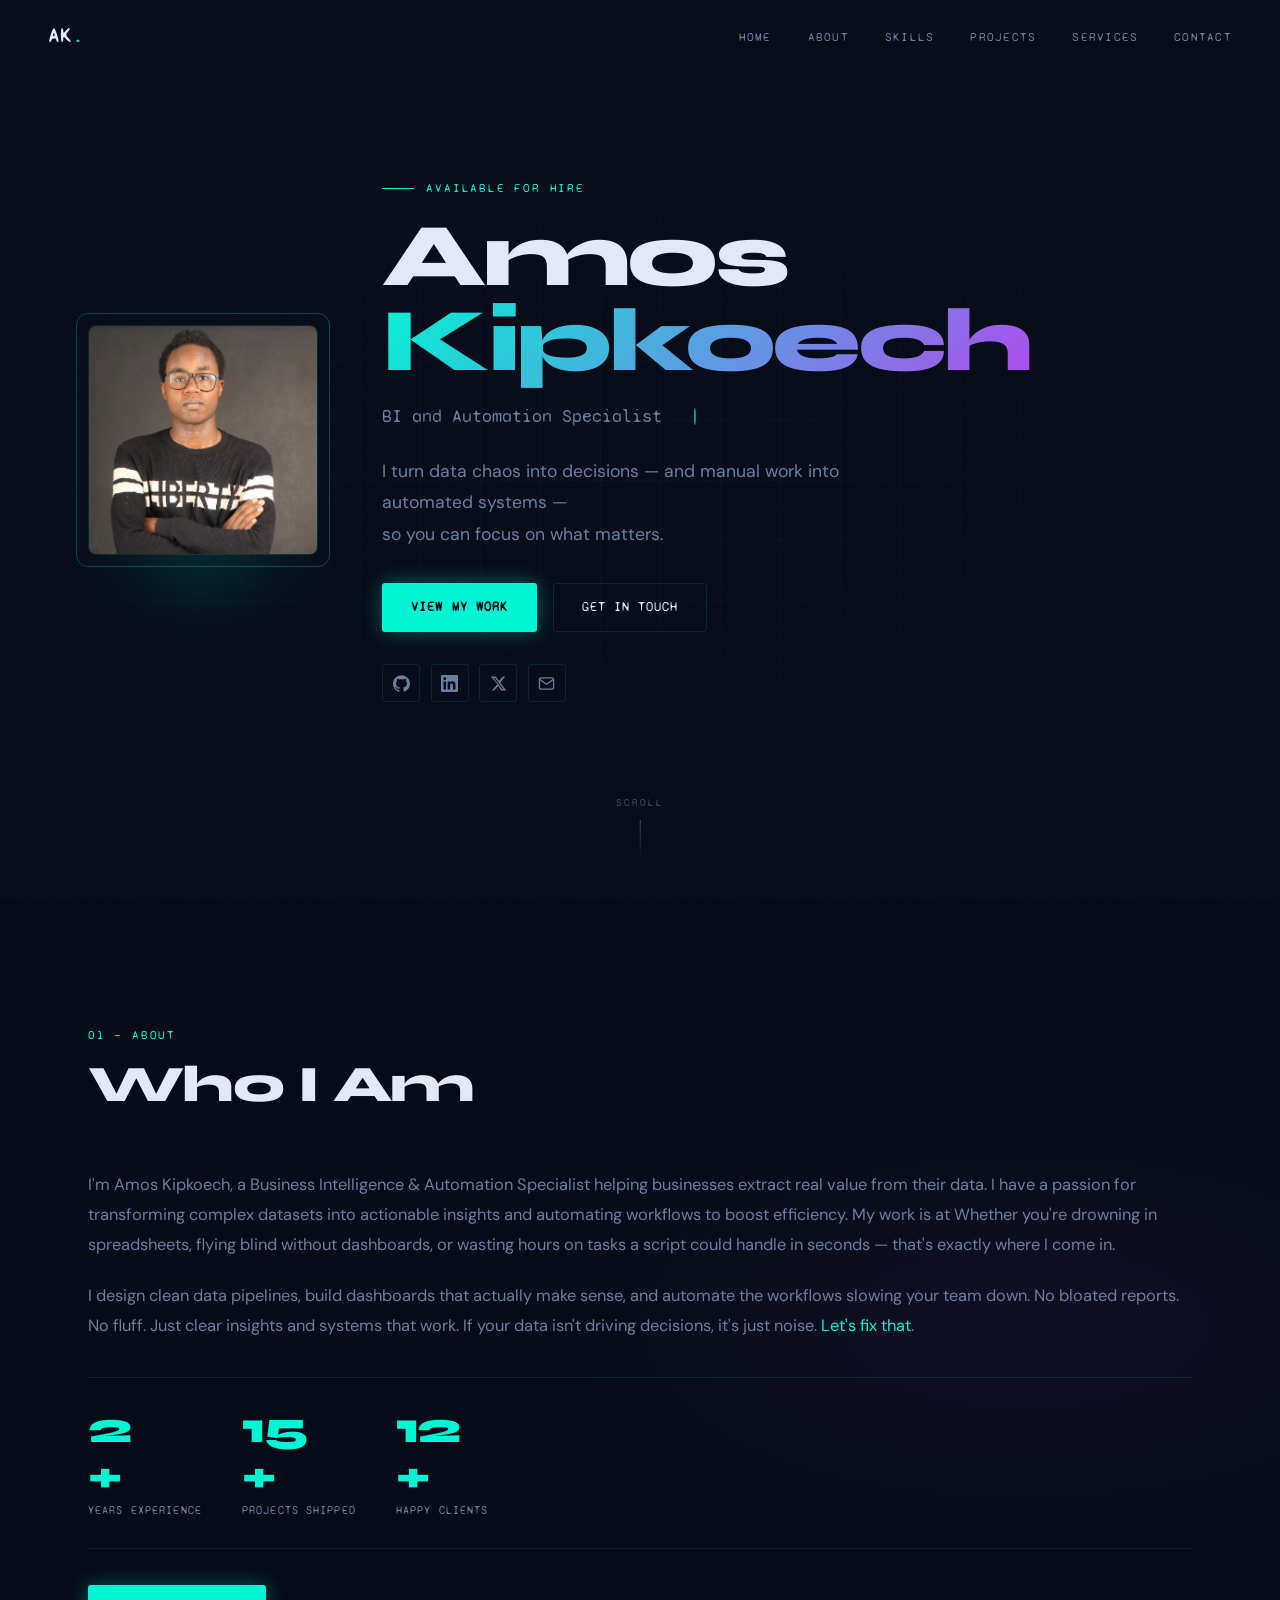
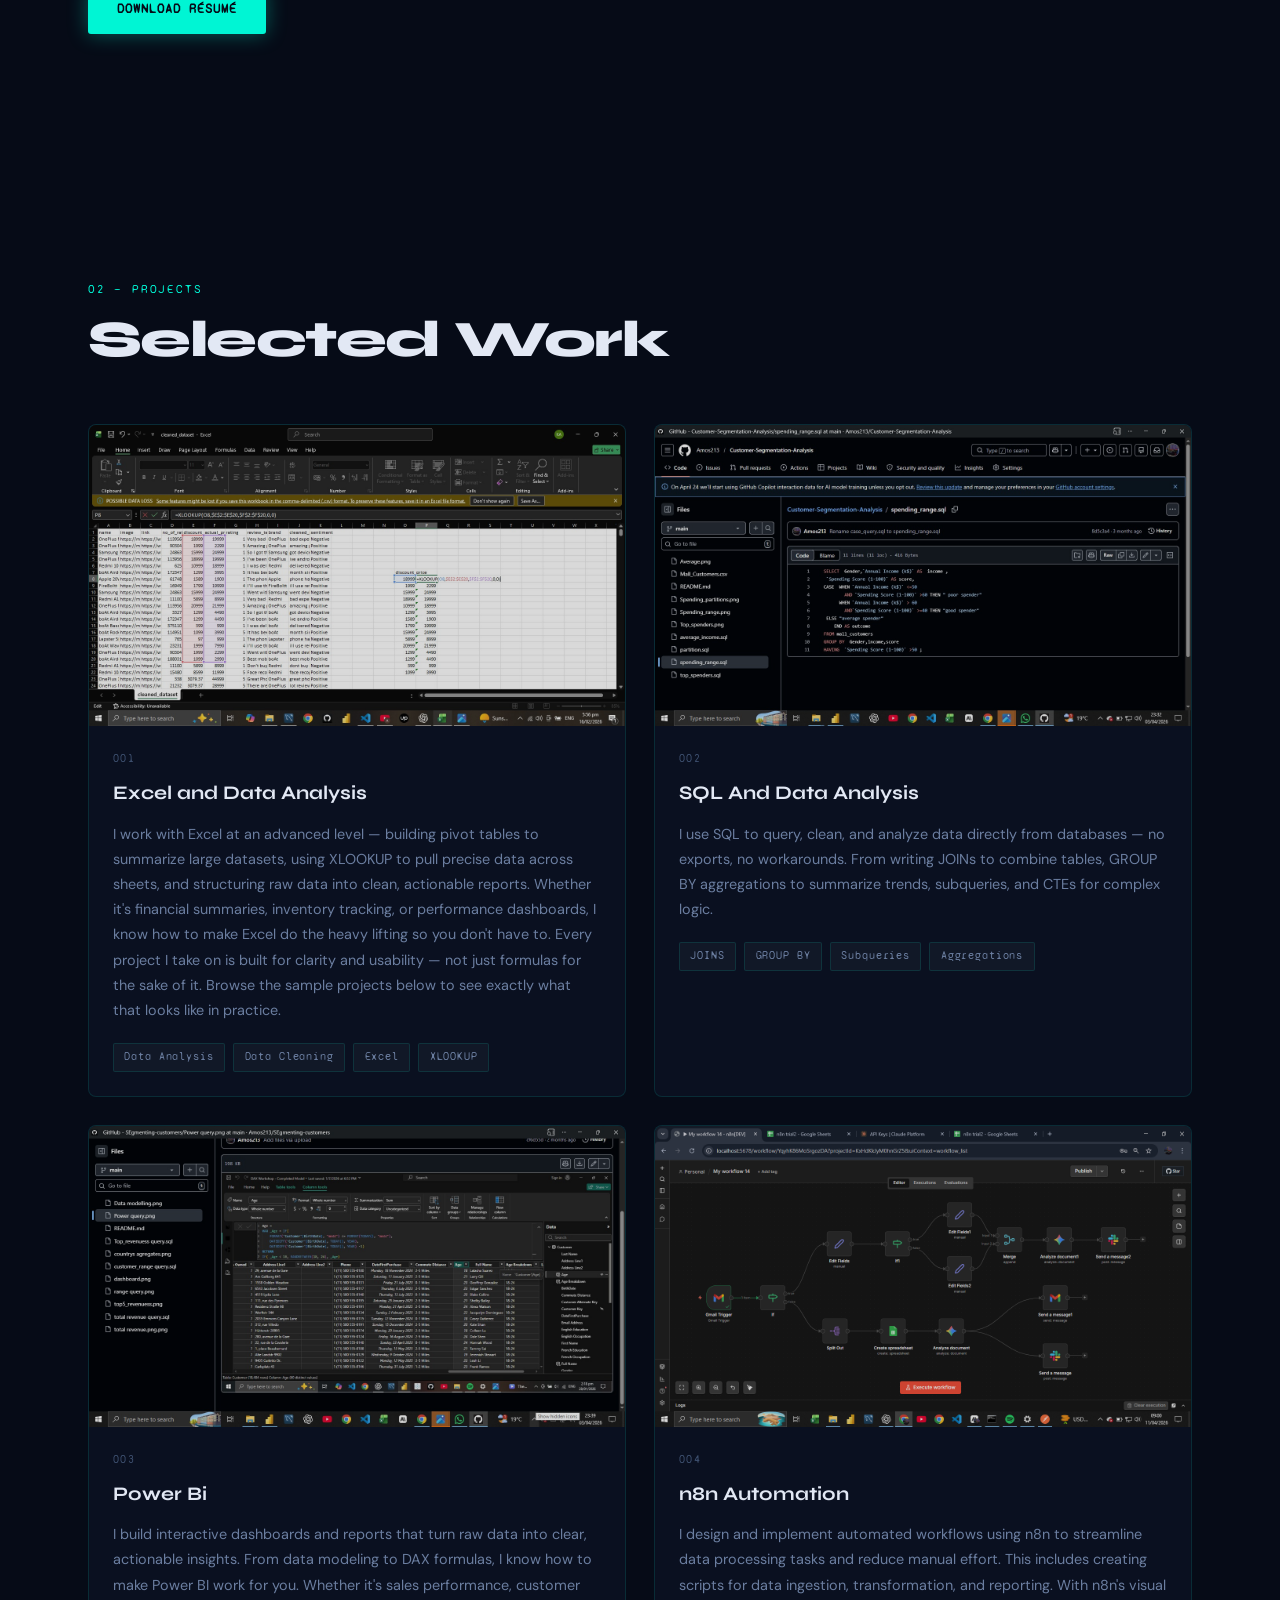
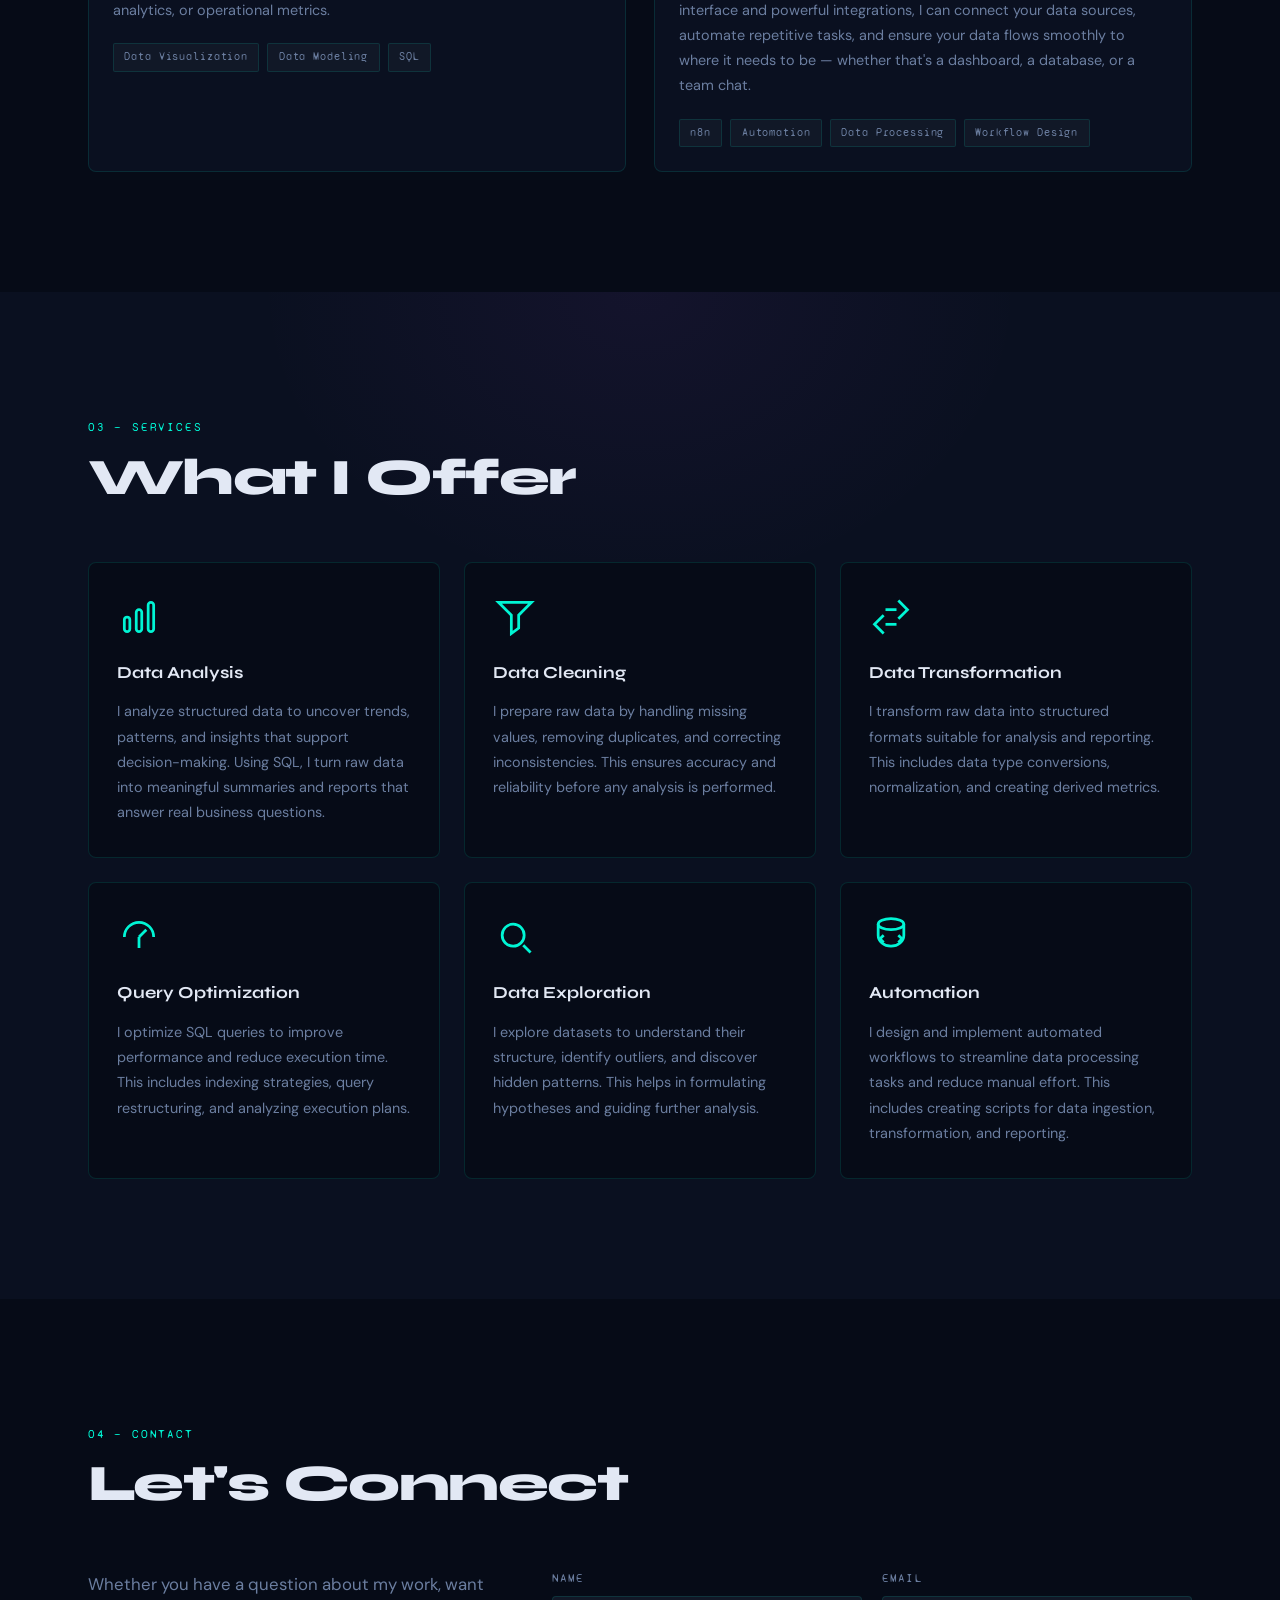
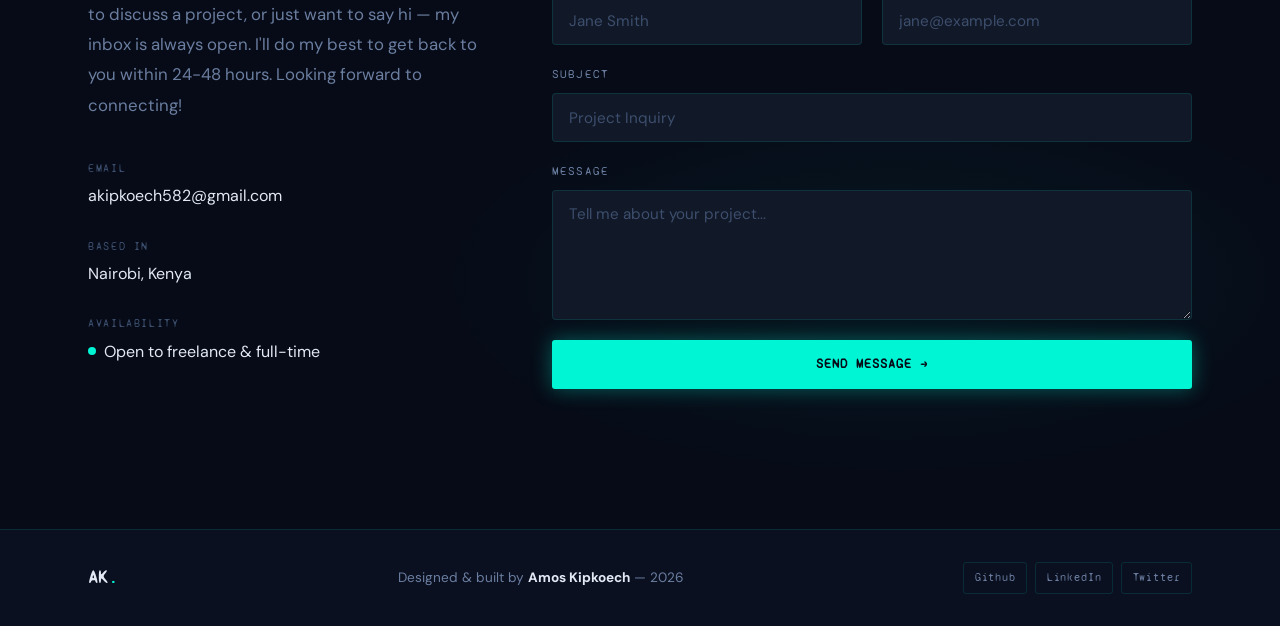
<file: index.html>
<!DOCTYPE html>
<html lang="en">
<head>
  <meta charset="UTF-8" />
  <meta name="viewport" content="width=device-width, initial-scale=1.0" />

  <title>Amos Kipkoech — Portfolio</title>
  <link rel="stylesheet" href="style.css" />
  <!-- Google Fonts: Syne Mono (headers) + DM Sans (body) -->
  <link rel="preconnect" href="https://fonts.googleapis.com" />
  <link rel="preconnect" href="https://fonts.gstatic.com" crossorigin />
  <link href="https://fonts.googleapis.com/css2?family=Syne+Mono&family=Syne:wght@400;600;700;800&family=DM+Sans:ital,wght@0,300;0,400;0,500;1,300&display=swap" rel="stylesheet" />
</head>
<body>

  <!-- ===================== NOISE OVERLAY ===================== -->
  <div class="noise-overlay" aria-hidden="true"></div>

  <!-- ===================== NAVIGATION ===================== -->
  <nav class="nav" id="mainNav" role="navigation" aria-label="Main navigation">
    <div class="nav__logo">

      <span class="nav__logo-text">AK<span class="nav__logo-dot">.</span></span>
    </div>
    <button class="nav__burger" id="navBurger" aria-label="Toggle menu" aria-expanded="false">
      <span></span><span></span><span></span>
    </button>
    <ul class="nav__links" id="navLinks" role="list">
      <li><a href="#hero"     class="nav__link" data-section="hero">Home</a></li>
      <li><a href="#about"    class="nav__link" data-section="about">About</a></li>
      <li><a href="#skills"   class="nav__link" data-section="skills">Skills</a></li>
      <li><a href="#projects" class="nav__link" data-section="projects">Projects</a></li>
      <li><a href="#services" class="nav__link" data-section="services">Services</a></li>
      <li><a href="#contact"  class="nav__link" data-section="contact">Contact</a></li>
    </ul>
  </nav>

  <!-- ===================== HERO ===================== -->
  <section class="hero section" id="hero" aria-label="Hero">
    <div class="hero__grid-bg" aria-hidden="true"></div>
    <div class="hero__particles" id="heroParticles" aria-hidden="true"></div>

    <div class="hero__content container">
      <div class="hero__photo-wrap">

        <div class="hero__photo-ring" aria-hidden="true"></div>
        <img
          src="Images/Dp/Img1.jpeg"
          alt="Profile photo"
          class="hero__photo"
          width="260" height="260"
        />
        <div class="hero__photo-glow" aria-hidden="true"></div>
      </div>

      <div class="hero__text">
        <p class="hero__label">
          <span class="hero__label-bar"></span>
          <!-- Your current role / status -->
          Available for hire
        </p>

        <!-- Full name -->
        <h1 class="hero__name">Amos <br /><em>Kipkoech</em></h1>

        <div class="hero__title-wrap" aria-live="polite">
          <span class="hero__title-static">BI and Automation Specialist</span>
          <!-- The typing animation targets this element -->
          <span class="hero__typing" id="heroTyping" aria-label="rotating job titles"></span>
          <span class="hero__cursor" aria-hidden="true">|</span>
        </div>

        <!-- REPLACE: Your short tagline / one-liner -->
        <p class="hero__tagline">
          I turn data chaos into decisions — and manual work into automated systems —<br />
          so you can focus on what matters.
        </p>

        <div class="hero__cta">
          <a href="#projects" class="btn btn--primary">View My Work</a>
          <a href="#contact"  class="btn btn--ghost">Get In Touch</a>
        </div>

        <div class="hero__socials">
          <!-- REPLACE: Update href values with your actual social links -->
          <a href="https://github.com/Amos213"   target="_blank" rel="noopener" class="social-link" aria-label="GitHub">
            <svg viewBox="0 0 24 24" fill="currentColor" aria-hidden="true"><path d="M12 .297c-6.63 0-12 5.373-12 12 0 5.303 3.438 9.8 8.205 11.385.6.113.82-.258.82-.577 0-.285-.01-1.04-.015-2.04-3.338.724-4.042-1.61-4.042-1.61C4.422 18.07 3.633 17.7 3.633 17.7c-1.087-.744.084-.729.084-.729 1.205.084 1.838 1.236 1.838 1.236 1.07 1.835 2.809 1.305 3.495.998.108-.776.417-1.305.76-1.605-2.665-.3-5.466-1.332-5.466-5.93 0-1.31.465-2.38 1.235-3.22-.135-.303-.54-1.523.105-3.176 0 0 1.005-.322 3.3 1.23.96-.267 1.98-.399 3-.405 1.02.006 2.04.138 3 .405 2.28-1.552 3.285-1.23 3.285-1.23.645 1.653.24 2.873.12 3.176.765.84 1.23 1.91 1.23 3.22 0 4.61-2.805 5.625-5.475 5.92.42.36.81 1.096.81 2.22 0 1.606-.015 2.896-.015 3.286 0 .315.21.69.825.57C20.565 22.092 24 17.592 24 12.297c0-6.627-5.373-12-12-12"/></svg>
          </a>
          <a href="https://linkedin.com/in/kipkoech-amos" target="_blank" rel="noopener" class="social-link" aria-label="LinkedIn">
            <svg viewBox="0 0 24 24" fill="currentColor" aria-hidden="true"><path d="M20.447 20.452h-3.554v-5.569c0-1.328-.027-3.037-1.852-3.037-1.853 0-2.136 1.445-2.136 2.939v5.667H9.351V9h3.414v1.561h.046c.477-.9 1.637-1.85 3.37-1.85 3.601 0 4.267 2.37 4.267 5.455v6.286zM5.337 7.433a2.062 2.062 0 0 1-2.063-2.065 2.064 2.064 0 1 1 2.063 2.065zm1.782 13.019H3.555V9h3.564v11.452zM22.225 0H1.771C.792 0 0 .774 0 1.729v20.542C0 23.227.792 24 1.771 24h20.451C23.2 24 24 23.227 24 22.271V1.729C24 .774 23.2 0 22.222 0h.003z"/></svg>
          </a>
          <a href="https://twitter.com"  target="_blank" rel="noopener" class="social-link" aria-label="Twitter / X">
            <svg viewBox="0 0 24 24" fill="currentColor" aria-hidden="true"><path d="M18.244 2.25h3.308l-7.227 8.26 8.502 11.24H16.17l-4.714-6.231-5.401 6.231H2.748l7.73-8.835L1.254 2.25H8.08l4.713 6.231zm-1.161 17.52h1.833L7.084 4.126H5.117z"/></svg>
          </a>
          <a href="mailto:akipkoech582@gmail.com" class="social-link" aria-label="Email">
            <svg viewBox="0 0 24 24" fill="none" stroke="currentColor" stroke-width="1.8" aria-hidden="true"><path d="M4 4h16c1.1 0 2 .9 2 2v12c0 1.1-.9 2-2 2H4c-1.1 0-2-.9-2-2V6c0-1.1.9-2 2-2z"/><polyline points="22,6 12,13 2,6"/></svg>
          </a>
        </div>
      </div>
    </div>

    <a href="#about" class="hero__scroll-hint" aria-label="Scroll to About">
      <span class="hero__scroll-text">scroll</span>
      <span class="hero__scroll-arrow" aria-hidden="true"></span>
    </a>
  </section>

  <!-- ===================== ABOUT ===================== -->
  <section class="about section reveal" id="about" aria-label="About me">
    <div class="container">
      <div class="section-header reveal__child">
        <span class="section-tag">01 — About</span>
        <h2 class="section-title">Who I Am</h2>
      </div>

      <div class="about__grid">
        <div class="about__bio reveal__child">
          <!-- REPLACE: Your bio paragraphs -->
          <p>
            I'm Amos Kipkoech, a Business Intelligence & Automation Specialist helping businesses extract real value from their data.
            I have a passion for transforming complex datasets into actionable insights and automating workflows to boost efficiency. My work is at
            Whether you're drowning in spreadsheets, flying blind without dashboards, or wasting hours on tasks a script could
            handle in seconds — that's exactly where I come in.
          </p>
          <p>
            I design clean data pipelines, build dashboards that actually make sense, and automate the workflows slowing your 
            team down. No bloated reports. No fluff. Just clear insights and systems that work.
            If your data isn't driving decisions, it's just noise. <em>Let's fix that</em>.
          </p>

          <!-- REPLACE: Stats that represent your own experience -->
          <div class="about__stats">
            <div class="stat">
              <span class="stat__num" data-count="5">2</span><span class="stat__suffix">+</span>
              <span class="stat__label">Years Experience</span>
            </div>
            <div class="stat">
              <span class="stat__num" data-count="40">15</span><span class="stat__suffix">+</span>
              <span class="stat__label">Projects Shipped</span>
            </div>
            <div class="stat">
              <span class="stat__num" data-count="12">12</span><span class="stat__suffix">+</span>
              <span class="stat__label">Happy Clients</span>
            </div>
          </div>

          <!-- REPLACE: Link to your actual resume PDF -->
          <a href="pdf/Amos_Kipkoech_Resume.pdf" class="btn btn--primary" download>Download Résumé</a>
        </div>

        <!-- <div class="about__terminal reveal__child" aria-label="Quick facts terminal">
          <div class="terminal">
            <div class="terminal__bar">
              <span class="terminal__dot terminal__dot--red"></span>
              <span class="terminal__dot terminal__dot--yellow"></span>
              <span class="terminal__dot terminal__dot--green"></span>
              <span class="terminal__bar-title">about.sh</span>
            </div>
            <div class="terminal__body">
              <p><span class="t-prompt">$</span> <span class="t-cmd">whoami</span></p> -->
              <!-- REPLACE: Your name and title below -->
              <!-- <p class="t-out">Amos Kipkoech — Bussiness Intelligence And Automation Specialist</p>
              <p><span class="t-prompt">$</span> <span class="t-cmd">cat location.txt</span></p> -->
              <!-- REPLACE: Your location -->
              <!-- <p class="t-out">Nairobi, Kenya 🌍</p>
              <p><span class="t-prompt">$</span> <span class="t-cmd">cat education.txt</span></p> -->
              <!-- REPLACE: Your education -->
              <!-- <p class="t-out">BSc. Math</p>
              <p><span class="t-prompt">$</span> <span class="t-cmd">cat interests.txt</span></p> -->
              <!-- REPLACE: Your interests -->
              <!-- <p class="t-out">[ "Open Source", "Data Analysis",</p>
              <p class="t-out t-indent">"Coffee", "Automation" ]</p>
              <p><span class="t-prompt">$</span> <span class="t-cursor">█</span></p> -->
              <!--  -->
            <!-- </div>
          </div>
        </div> -->
      </div>
    </div>
  </section>

  <!-- ===================== SKILLS ===================== -->
  <!-- <section class="skills section reveal" id="skills" aria-label="Skills">
    <div class="container">
      <div class="section-header reveal__child">
        <span class="section-tag">02 — Skills</span>
        <h2 class="section-title">What I Work With</h2>
      </div> -->

      <!-- REPLACE: Update skill names, percentages, and categories to match yours -->
      <!-- <div class="skills__grid">
        <div class="skills__category reveal__child">
          <h3 class="skills__cat-title">Data Analytics</h3>
          <div class="skill-bar" data-skill="SQL (PostgreSQL / MySQL)"   data-pct="92"></div>
          <div class="skill-bar" data-skill="Data Analysis"        data-pct="88"></div>
          <div class="skill-bar" data-skill="Data Cleaning"    data-pct="95"></div>
          <div class="skill-bar" data-skill="Data Transformation"  data-pct="70"></div>
          <div class="skill-bar" data-skill="Query Optimization"  data-pct="68"></div>
        </div>

        <div class="skills__category reveal__child">
          <h3 class="skills__cat-title">Data Techniques</h3>
          <div class="skill-bar" data-skill="Joins & Aggregations" data-pct="85"></div>
          <div class="skill-bar" data-skill="Subqueries & CTEs"  data-pct="80"></div>
          <div class="skill-bar" data-skill="Data Modeling"        data-pct="78"></div>
          <div class="skill-bar" data-skill="Reporting Queries"           data-pct="72"></div>
        </div>

        <div class="skills__category reveal__child">
          <h3 class="skills__cat-title">Tools</h3>
          <div class="skill-bar" data-skill="Excel / Google Sheets"      data-pct="95"></div>
          <div class="skill-bar" data-skill="Power BI / Tableau"      data-pct="75"></div>
          <div class="skill-bar" data-skill="Jupyter Notebook"         data-pct="70"></div>
          <div class="skill-bar" data-skill="Git / GitHub"    data-pct="82"></div>
        </div>
      </div>

    </div>
  </section> -->

  <!-- ===================== PROJECTS ===================== -->
  <section class="projects section reveal" id="projects" aria-label="Projects">
    <div class="container">
      <div class="section-header reveal__child">
        <span class="section-tag">02 — Projects</span>
        <h2 class="section-title">Selected Work</h2>
      </div>

      <div class="projects__grid">

        <!-- PROJECT CARD 1 — REPLACE all fields -->
        <article class="project-card reveal__child" tabindex="0">
          <div class="project-card__img-wrap">
            <!-- REPLACE: src with your project screenshot path -->
            <img src="Proj1/project1a.jpeg" alt="Project One screenshot" loading="lazy" />
            <div class="project-card__overlay">
              <!-- REPLACE: Links for live demo and source code -->
              <a href="Proj1/proj1.html" target="_blank" rel="noopener" class="btn btn--sm btn--primary">Live Demo</a>
              <a href="#" target="_blank" rel="noopener" class="btn btn--sm btn--ghost">Source</a>
            </div>
          </div>
          <div class="project-card__body">
            <!-- REPLACE: Project number, title, description, and tags -->
            <span class="project-card__num">001</span>
            <h3 class="project-card__title">Excel and Data Analysis</h3>
            <p class="project-card__desc">
              I work with Excel at an advanced level — building pivot tables to summarize large datasets, using XLOOKUP to 
              pull precise data across sheets, and structuring raw data into clean, actionable reports. Whether it's financial 
              summaries, inventory tracking, or performance dashboards, I know how to make Excel do the heavy lifting so you
              don't have to. Every project I take on is built for clarity and usability — not just formulas for the sake of it. Browse
              the sample projects below to see exactly what that looks like in practice.
            </p>
            <div class="project-card__tags">
              <span class="tag">Data Analysis</span>
              <span class="tag">Data Cleaning</span>
              <span class="tag">Excel</span>
              <span class="tag">XLOOKUP</span>
            </div>
          </div>
        </article>

        <!-- PROJECT CARD 2 — REPLACE all fields -->
        <article class="project-card reveal__child" tabindex="0">
          <div class="project-card__img-wrap">
            <img src="Proj2/proj2.jpeg" alt="Project Two screenshot" loading="lazy" />
            <div class="project-card__overlay">
              <a href="Proj2/proj2.html" target="_blank" rel="noopener" class="btn btn--sm btn--primary">Live Demo</a>
              <a href="#" target="_blank" rel="noopener" class="btn btn--sm btn--ghost">Source</a>
            </div>
          </div>
          <div class="project-card__body">
            <span class="project-card__num">002</span>
            <h3 class="project-card__title">SQL And Data Analysis</h3>
            <p class="project-card__desc">
              I use SQL to query, clean, and analyze data directly from databases — no exports, no workarounds. From writing 
              JOINs to combine tables, GROUP BY aggregations to summarize trends,
              subqueries, and CTEs for complex logic.
            </p>
            <div class="project-card__tags">
              <span class="tag">JOINS</span>
              <span class="tag">GROUP BY</span>
              <span class="tag">Subqueries</span>
              <span class="tag">Aggregations</span>
            </div>
          </div>
        </article>

        <!-- PROJECT CARD 3 — REPLACE all fields -->
        <article class="project-card reveal__child" tabindex="0">
          <div class="project-card__img-wrap">
            <img src="Proj3/project2a.jpeg" alt="Project Three screenshot" loading="lazy" />
            <div class="project-card__overlay">
              <a href="Proj3/proj3.html" target="_blank" rel="noopener" class="btn btn--sm btn--primary">Live Demo</a>
              <a href="#" target="_blank" rel="noopener" class="btn btn--sm btn--ghost">Source</a>
            </div>
          </div>
          <div class="project-card__body">
            <span class="project-card__num">003</span>
            <h3 class="project-card__title">Power Bi</h3>
            <p class="project-card__desc">
              I build interactive dashboards and reports that turn raw data into clear, actionable insights. 
              From data modeling to DAX formulas, I know how to make Power BI work for you.
              Whether it's sales performance, customer analytics, or operational metrics.

            </p>
            <div class="project-card__tags">
              <span class="tag">Data Visualization</span>
              <span class="tag">Data Modeling</span>
              <span class="tag">SQL</span>
            </div>
          </div>
        </article>

        <!-- PROJECT CARD 4 — REPLACE all fields -->
        <article class="project-card reveal__child" tabindex="0">
          <div class="project-card__img-wrap">
            <img src="Proj4/n8n workflow (2).png" alt="Project Four screenshot" loading="lazy" />
            <div class="project-card__overlay">
              <a href="Proj4/proj4.html" target="_blank" rel="noopener" class="btn btn--sm btn--primary">Live Demo</a>
              <a href="#" target="_blank" rel="noopener" class="btn btn--sm btn--ghost">Source</a>
            </div>
          </div>
          <div class="project-card__body">
            <span class="project-card__num">004</span>
            <h3 class="project-card__title">n8n Automation</h3>
            <p class="project-card__desc">
              I design and implement automated workflows using n8n to streamline data processing tasks and reduce manual effort.
              This includes creating scripts for data ingestion, transformation, and reporting. With n8n's visual interface and powerful integrations,
              I can connect your data sources, automate repetitive tasks, and ensure your data flows smoothly to where it needs to be — whether that's a dashboard, a database, or a team chat.

            </p>
            <div class="project-card__tags">
              <span class="tag">n8n</span>
              <span class="tag">Automation</span>
              <span class="tag">Data Processing</span>
              <span class="tag">Workflow Design</span>
            </div>
          </div>
        </article>

      </div><!-- /projects__grid -->
    </div>
  </section>

  <!-- ===================== SERVICES ===================== -->
  <section class="services section reveal" id="services" aria-label="Services">
    <div class="container">
      <div class="section-header reveal__child">
        <span class="section-tag">03 — Services</span>
        <h2 class="section-title">What I Offer</h2>
      </div>

      <div class="services__grid">

        <!-- REPLACE: Update each service title, description, and icon SVG to match what you offer -->

        <div class="service-card reveal__child">
          <div class="service-card__icon" aria-hidden="true">
            <svg viewBox="0 0 24 24" fill="none" stroke="currentColor" stroke-width="1.5">
              <rect x="4" y="12" width="3" height="8" rx="1.5"/>
              <rect x="10.5" y="8" width="3" height="12" rx="1.5"/>
              <rect x="17" y="4" width="3" height="16" rx="1.5"/>
            </svg>
          </div>
          <h3 class="service-card__title">Data Analysis</h3>
          <p class="service-card__desc">
            I analyze structured data to uncover trends, patterns, and insights that support decision-making.
            Using SQL, I turn raw data into meaningful summaries and reports that answer real business questions.
          </p>
        </div>

        <div class="service-card reveal__child">
          <div class="service-card__icon" aria-hidden="true">
            <svg viewBox="0 0 24 24" fill="none" stroke="currentColor" stroke-width="1.5">
              <path d="M3 4h18l-7 7v7l-4 3V11L3 4z"/>
            </svg>
          </div>
          <h3 class="service-card__title">Data Cleaning</h3>
          <p class="service-card__desc">
            I prepare raw data by handling missing values, removing duplicates, and correcting inconsistencies.
            This ensures accuracy and reliability before any analysis is performed.
          </p>
        </div>

        <div class="service-card reveal__child">
          <div class="service-card__icon" aria-hidden="true">
            <svg viewBox="0 0 24 24" fill="none" stroke="currentColor" stroke-width="1.5">
              <path d="M16 3l5 5-5 5"/>
              <path d="M8 21l-5-5 5-5"/>
              <path d="M9 8h6"/>
              <path d="M9 16h6"/>
            </svg>
          </div>
          <h3 class="service-card__title">Data Transformation</h3>
          <p class="service-card__desc">
            I transform raw data into structured formats suitable for analysis and reporting.
            This includes data type conversions, normalization, and creating derived metrics.
          </p>
        </div>

        <div class="service-card reveal__child">
          <div class="service-card__icon" aria-hidden="true">
            <svg viewBox="0 0 24 24" fill="none" stroke="currentColor" stroke-width="1.5">
              <path d="M4 12a8 8 0 0116 0"/>
              <path d="M12 12l4-4"/>
              <path d="M12 12v6"/>
            </svg>
          </div>
          <h3 class="service-card__title">Query Optimization</h3>
          <p class="service-card__desc">
            I optimize SQL queries to improve performance and reduce execution time.
            This includes indexing strategies, query restructuring, and analyzing execution plans.
          </p>
        </div>

        <div class="service-card reveal__child">
          <div class="service-card__icon" aria-hidden="true">
            <svg viewBox="0 0 24 24" fill="none" stroke="currentColor" stroke-width="1.5">
              <circle cx="11" cy="11" r="6"/>
              <path d="M16.5 16.5l4 4"/>
            </svg>
          </div>
          <h3 class="service-card__title">Data Exploration</h3>
          <p class="service-card__desc">
            I explore datasets to understand their structure, identify outliers, and discover hidden patterns.
            This helps in formulating hypotheses and guiding further analysis.
          </p>
        </div>

        <div class="service-card reveal__child">
          <div class="service-card__icon" aria-hidden="true">
            <svg viewBox="0 0 24 24" fill="none" stroke="currentColor" stroke-width="1.5">
              <ellipse cx="12" cy="5" rx="7" ry="3"/>
              <path d="M5 5v6c0 3.3 3.1 6 7 6s7-2.7 7-6V5"/>
              <path d="M8 11l-2 2 2 2"/>
              <path d="M16 11l2 2-2 2"/>
            </svg>
          </div>
          <h3 class="service-card__title">Automation</h3>
          <p class="service-card__desc">
            I design and implement automated workflows to streamline data processing tasks and reduce manual effort.
            This includes creating scripts for data ingestion, transformation, and reporting.
          </p>
        </div>

      </div>
    </div>
  </section>

  <!-- ===================== CONTACT ===================== -->
  <section class="contact section reveal" id="contact" aria-label="Contact">
    <div class="container">
      <div class="section-header reveal__child">
        <span class="section-tag">04 — Contact</span>
        <h2 class="section-title">Let's Connect</h2>
      </div>

      <div class="contact__grid">
        <div class="contact__info reveal__child">
          <!-- REPLACE: Your actual contact details -->
          <p class="contact__intro">
            Whether you have a question about my work, want to discuss a project, or just want to say hi — my inbox is always open. 
            I'll do my best to get back to you within 24-48 hours. Looking forward to connecting!
          </p>
          <ul class="contact__details" role="list">
            <li>
              <span class="contact__detail-label">Email</span>
              <!-- REPLACE: Your email -->
              <a href="mailto:akipkoech582@gmail.com" class="contact__detail-value">akipkoech582@gmail.com</a>
            </li>
            <li>
              <span class="contact__detail-label">Based in</span>
              <!-- REPLACE: Your location -->
              <span class="contact__detail-value">Nairobi, Kenya</span>
            </li>
            <li>
              <span class="contact__detail-label">Availability</span>
              <!-- REPLACE: Your current availability status -->
              <span class="contact__detail-value contact__avail">
                <span class="contact__avail-dot" aria-hidden="true"></span>
                Open to freelance &amp; full-time
              </span>
            </li>
          </ul>
        </div>

        <form class="contact__form reveal__child" id="contactForm" novalidate aria-label="Contact form">
          <div class="form-row">
            <div class="form-group">
              <label for="contactName" class="form-label">Name</label>
              <!-- REPLACE: Update the placeholder text if desired -->
              <input type="text" id="contactName" name="name" class="form-input" placeholder="Jane Smith" required autocomplete="name" />
            </div>
            <div class="form-group">
              <label for="contactEmail" class="form-label">Email</label>
              <input type="email" id="contactEmail" name="email" class="form-input" placeholder="jane@example.com" required autocomplete="email" />
            </div>
          </div>
          <div class="form-group">
            <label for="contactSubject" class="form-label">Subject</label>
            <input type="text" id="contactSubject" name="subject" class="form-input" placeholder="Project Inquiry" required />
          </div>
          <div class="form-group">
            <label for="contactMessage" class="form-label">Message</label>
            <textarea id="contactMessage" name="message" class="form-input form-textarea" placeholder="Tell me about your project..." required rows="5"></textarea>
          </div>
          <button type="submit" class="btn btn--primary btn--full" id="contactSubmit">
            <span class="btn__text">Send Message</span>
            <span class="btn__icon" aria-hidden="true">→</span>
          </button>
          <!-- Form success / error messages will be injected here by JS -->
          <div class="form-message" id="formMessage" role="alert" aria-live="polite"></div>
        </form>
      </div>
    </div>
  </section>

  <!-- ===================== FOOTER ===================== -->
  <footer class="footer" role="contentinfo">
    <div class="container footer__inner">
      <span class="footer__logo">AK<span class="nav__logo-dot">.</span></span>
      <!-- REPLACE: Update footer copy with your name and preferred social links -->
      <p class="footer__copy">
        Designed &amp; built by <strong>Amos Kipkoech</strong> — 2026
        <!-- Syche Made by Bett Brian 😅-->
      </p>
      <div class="footer__socials">
        <a href="https://github.com/Amos213"   target="_blank" rel="noopener" aria-label="GitHub"   class="social-link">Github</a>
        <a href="https://linkedin.com/in/kipkoech-amos" target="_blank" rel="noopener" aria-label="LinkedIn" class="social-link">LinkedIn</a>
        <a href="https://twitter.com"  target="_blank" rel="noopener" aria-label="Twitter"  class="social-link">Twitter</a>
      </div>
    </div>
  </footer>

  <!-- JS at end of body for performance -->
  <script src="script.js" defer></script>
</body>
</html>
</file>
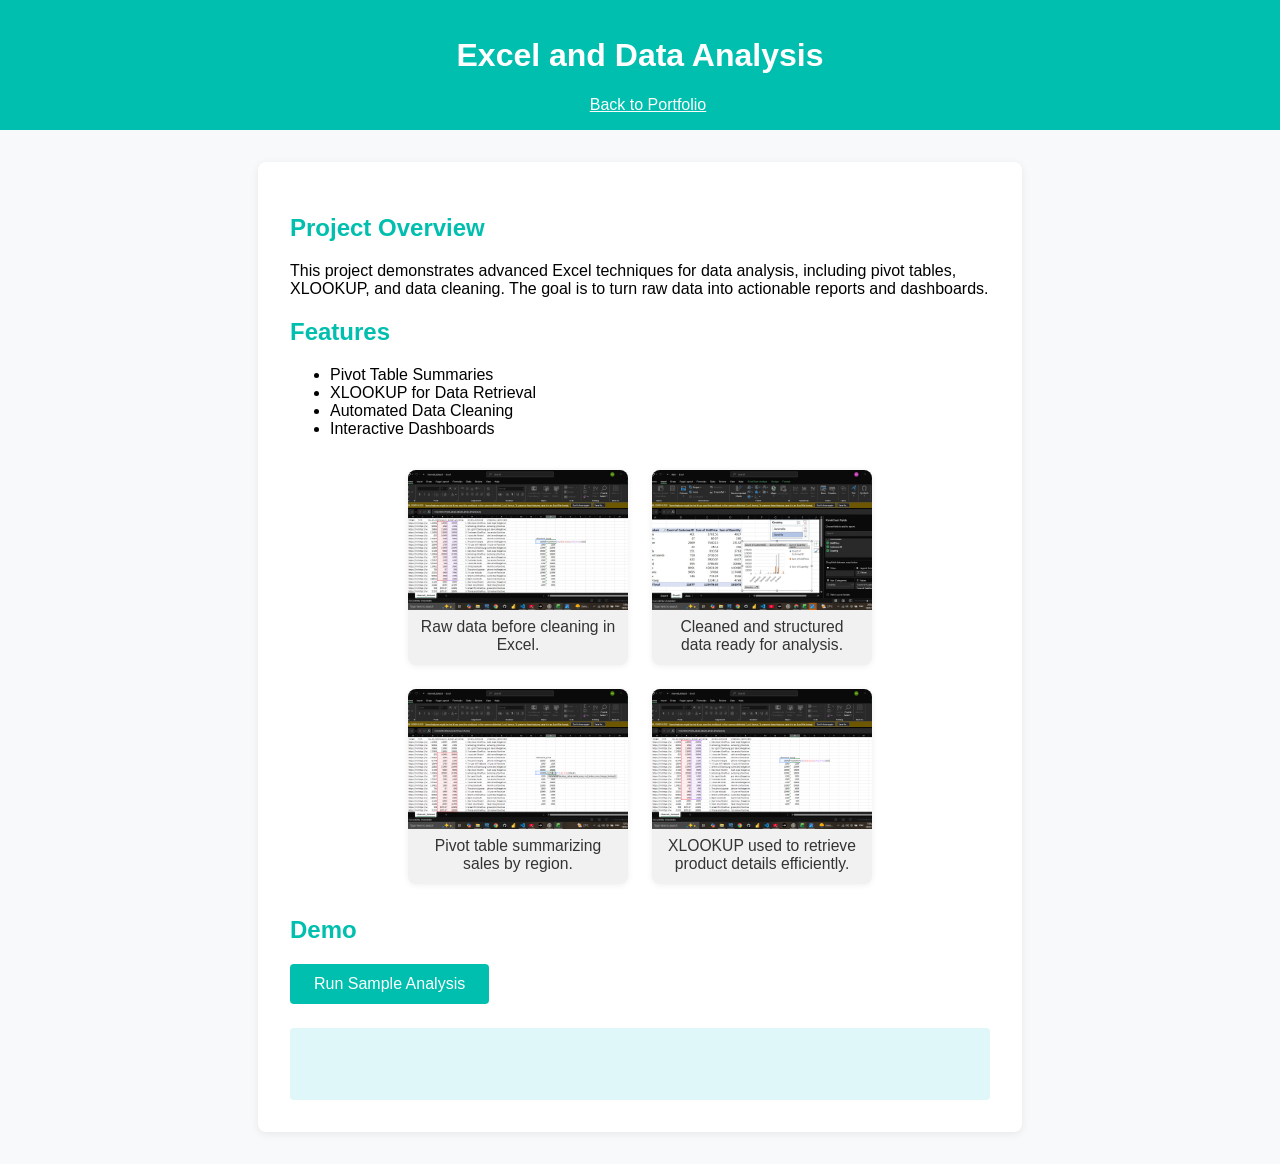
<file: Proj1/proj1.html>
<!DOCTYPE html>
<html lang="en">
<head>
  <meta charset="UTF-8">
  <meta name="viewport" content="width=device-width, initial-scale=1.0">
  <title>Excel and Data Analysis - Project 1</title>
  <link rel="stylesheet" href="proj1.css">
</head>
<body>
  <header>
    <h1>Excel and Data Analysis</h1>
    <nav><a href="../index.html">Back to Portfolio</a></nav>
  </header>
  <main>
    <section>
      <h2>Project Overview</h2>
      <p>This project demonstrates advanced Excel techniques for data analysis, including pivot tables, XLOOKUP, and data cleaning. The goal is to turn raw data into actionable reports and dashboards.</p>
    </section>
    <section>
      <h2>Features</h2>
      <ul>
        <li>Pivot Table Summaries</li>
        <li>XLOOKUP for Data Retrieval</li>
        <li>Automated Data Cleaning</li>
        <li>Interactive Dashboards</li>
      </ul>
    </section>
    <section>
      <div class="proj-images">
        <figure>
          <img src="project1a.jpeg" alt="Excel Data Cleaning Example" class="proj-img" loading="lazy" />
          <figcaption>Raw data before cleaning in Excel.</figcaption>
        </figure>
        <figure>
          <img src="project1b.jpeg" alt="Excel Cleaned Data" class="proj-img" loading="lazy" />
          <figcaption>Cleaned and structured data ready for analysis.</figcaption>
        </figure>
        <figure>
          <img src="pivot.png" alt="Pivot Table Example" class="proj-img" loading="lazy" />
          <figcaption>Pivot table summarizing sales by region.</figcaption>
        </figure>
        <figure>
          <img src="xlookup.png.png" alt="XLOOKUP Example" class="proj-img" loading="lazy" />
          <figcaption>XLOOKUP used to retrieve product details efficiently.</figcaption>
        </figure>
      </div>

    </section>
    <section>
      <h2>Demo</h2>
      <button id="analyzeBtn">Run Sample Analysis</button>
      <div id="result"></div>
    </section>
  </main>
  <script src="proj1.js"></script>
</body>
</html>
</file>
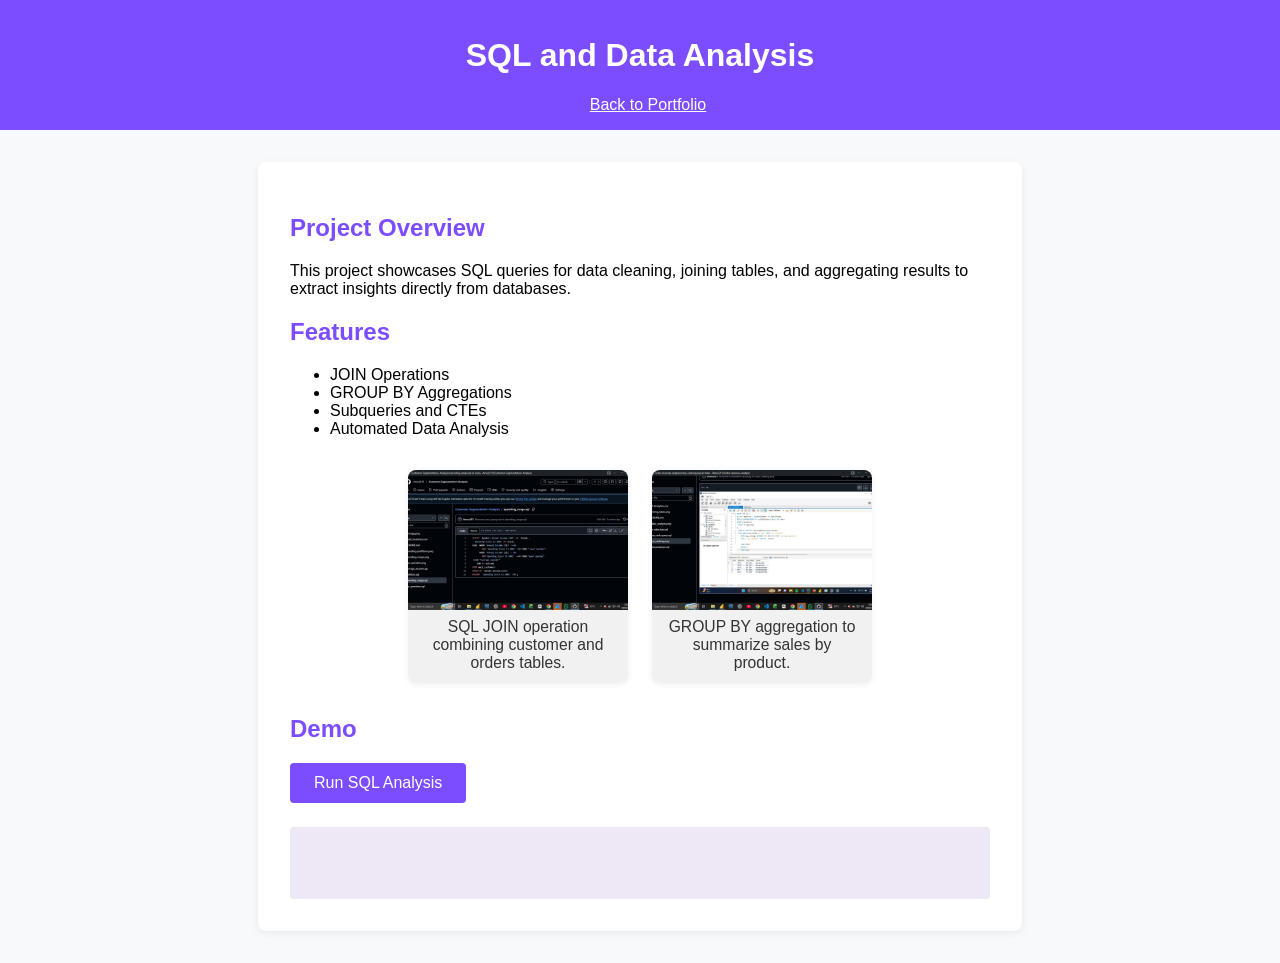
<file: Proj2/proj2.html>
<!DOCTYPE html>
<html lang="en">
<head>
  <meta charset="UTF-8">
  <meta name="viewport" content="width=device-width, initial-scale=1.0">
  <title>SQL and Data Analysis - Project 2</title>
  <link rel="stylesheet" href="proj2.css">
</head>
<body>
  <header>
    <h1>SQL and Data Analysis</h1>
    <nav><a href="../index.html">Back to Portfolio</a></nav>
  </header>
  <main>
    <section>
      <h2>Project Overview</h2>
      <p>This project showcases SQL queries for data cleaning, joining tables, and aggregating results to extract insights directly from databases.</p>
    </section>
    <section>
      <h2>Features</h2>
      <ul>
        <li>JOIN Operations</li>
        <li>GROUP BY Aggregations</li>
        <li>Subqueries and CTEs</li>
        <li>Automated Data Analysis</li>
      </ul>
    </section>
    <section>
      <div class="proj-images">
        <figure>
          <img src="proj2.jpeg" alt="SQL Join Example" class="proj-img" loading="lazy" />
          <figcaption>SQL JOIN operation combining customer and orders tables.</figcaption>
        </figure>
        <figure>
          <img src="proj4.jpeg" alt="SQL Aggregation Example" class="proj-img" loading="lazy" />
          <figcaption>GROUP BY aggregation to summarize sales by product.</figcaption>
        </figure>
      </div>

    </section>
    <section>
      <h2>Demo</h2>
      <button id="analyzeBtn">Run SQL Analysis</button>
      <div id="result"></div>
    </section>
  </main>
  <script src="proj2.js"></script>
</body>
</html>
</file>
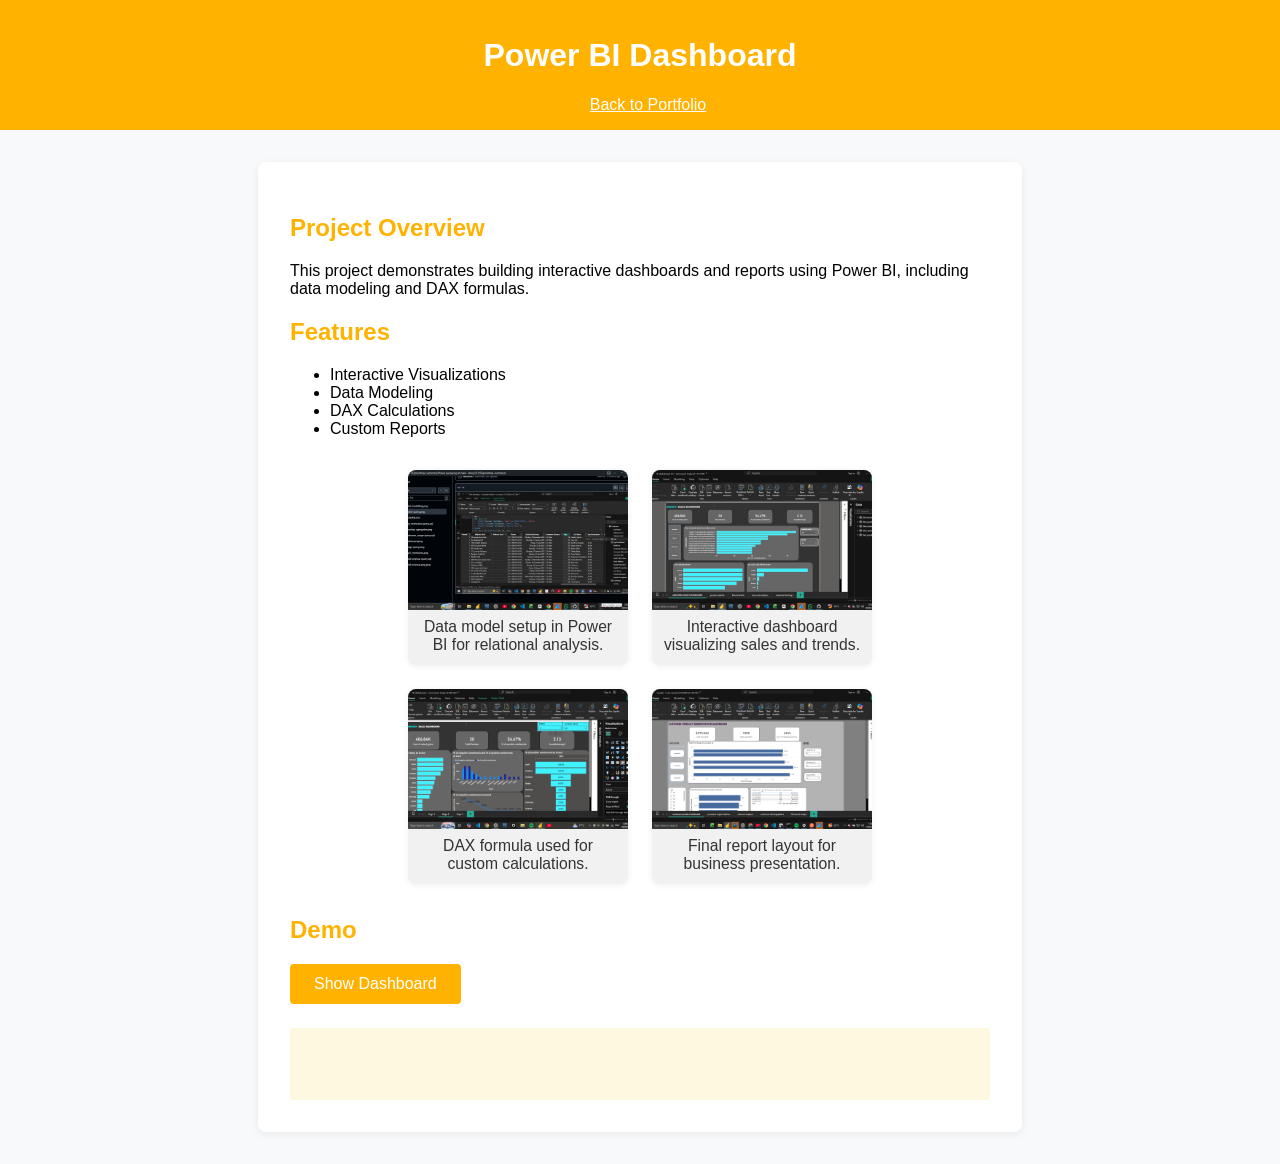
<file: Proj3/proj3.html>
<!DOCTYPE html>
<html lang="en">
<head>
  <meta charset="UTF-8">
  <meta name="viewport" content="width=device-width, initial-scale=1.0">
  <title>Power BI Dashboard - Project 3</title>
  <link rel="stylesheet" href="proj3.css">
</head>
<body>
  <header>
    <h1>Power BI Dashboard</h1>
    <nav><a href="../index.html">Back to Portfolio</a></nav>
  </header>
  <main>
    <section>
      <h2>Project Overview</h2>
      <p>This project demonstrates building interactive dashboards and reports using Power BI, including data modeling and DAX formulas.</p>
    </section>
    <section>
      <h2>Features</h2>
      <ul>
        <li>Interactive Visualizations</li>
        <li>Data Modeling</li>
        <li>DAX Calculations</li>
        <li>Custom Reports</li>
      </ul>
    </section>
    <section>
      <div class="proj-images">
        <figure>
          <img src="project2a.jpeg" alt="Power BI Data Model" class="proj-img" loading="lazy" />
          <figcaption>Data model setup in Power BI for relational analysis.</figcaption>
        </figure>
        <figure>
          <img src="project3a.jpeg" alt="Power BI Visualization" class="proj-img" loading="lazy" />
          <figcaption>Interactive dashboard visualizing sales and trends.</figcaption>
        </figure>
        <figure>
          <img src="dasboard.png.png" alt="Power BI DAX Example" class="proj-img" loading="lazy" />
          <figcaption>DAX formula used for custom calculations.</figcaption>
        </figure>
        <figure>
          <img src="dashboard.png (2).png" alt="Power BI Report Example" class="proj-img" loading="lazy" />
          <figcaption>Final report layout for business presentation.</figcaption>
        </figure>
      </div>

    </section>
    <section>
      <h2>Demo</h2>
      <button id="analyzeBtn">Show Dashboard</button>
      <div id="result"></div>
    </section>
  </main>
  <script src="proj3.js"></script>
</body>
</html>
</file>
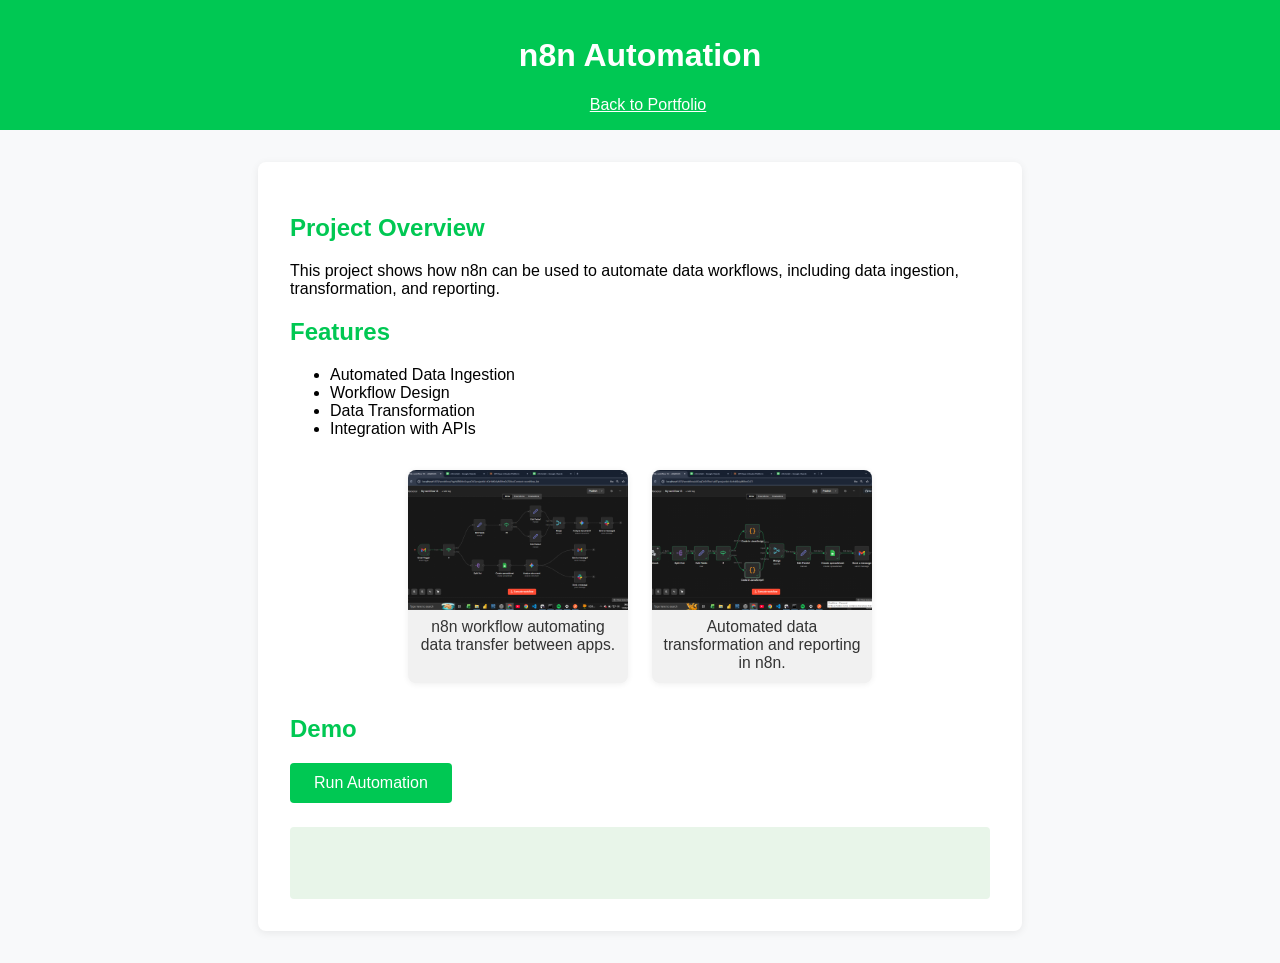
<file: Proj4/proj4.html>
<!DOCTYPE html>
<html lang="en">
<head>
  <meta charset="UTF-8">
  <meta name="viewport" content="width=device-width, initial-scale=1.0">
  <title>n8n Automation - Project 4</title>
  <link rel="stylesheet" href="proj4.css">
</head>
<body>
  <header>
    <h1>n8n Automation</h1>
    <nav><a href="../index.html">Back to Portfolio</a></nav>
  </header>
  <main>
    <section>
      <h2>Project Overview</h2>
      <p>This project shows how n8n can be used to automate data workflows, including data ingestion, transformation, and reporting.</p>
    </section>
    <section>
      <h2>Features</h2>
      <ul>
        <li>Automated Data Ingestion</li>
        <li>Workflow Design</li>
        <li>Data Transformation</li>
        <li>Integration with APIs</li>
      </ul>
    </section>
    <section>
      <div class="proj-images">
        <figure>
          <img src="n8n workflow (2).png" alt="n8n Workflow Example" class="proj-img" loading="lazy" />
          <figcaption>n8n workflow automating data transfer between apps.</figcaption>
        </figure>
        <figure>
          <img src="n8n workflow automation.png" alt="n8n Automation Example" class="proj-img" loading="lazy" />
          <figcaption>Automated data transformation and reporting in n8n.</figcaption>
        </figure>
      </div>
    </section>
    <section>
      <h2>Demo</h2>
      <button id="analyzeBtn">Run Automation</button>
      <div id="result"></div>
    </section>
  </main>
  <script src="proj4.js"></script>
</body>
</html>
</file>
<file: style.css>
/* ================================================================
   DEEP SPACE TERMINAL — Portfolio Stylesheet
   Author: Replace with your name
   ================================================================ */

/* ----------------------------------------------------------------
   TABLE OF CONTENTS
   1. CSS Variables & Reset
   2. Base & Typography
   3. Custom Cursor
   4. Noise Overlay
   5. Scrollbar
   6. Navigation
   7. Buttons
   8. Social Links
   9. Sections / Reveal Animations
   10. Hero Section
   11. About Section
   12. Skills Section
   13. Projects Section
   14. Services Section
   15. Contact Section
   16. Footer
   17. Responsive
---------------------------------------------------------------- */

/* ================================================================
   1. CSS VARIABLES & RESET
================================================================ */
:root {
  /* Core palette */
  --bg:          #060b17;
  --bg-2:        #0a1020;
  --bg-3:        #0d1428;
  --surface:     #111827;
  --surface-2:   #1a2438;
  --border:      rgba(0, 245, 212, 0.12);
  --border-2:    rgba(177, 74, 237, 0.15);

  /* Accent colours */
  --cyan:        #00f5d4;
  --cyan-dim:    rgba(0, 245, 212, 0.15);
  --cyan-glow:   rgba(0, 245, 212, 0.35);
  --violet:      #b14aed;
  --violet-dim:  rgba(177, 74, 237, 0.15);
  --violet-glow: rgba(177, 74, 237, 0.35);

  /* Text */
  --text:        #e2e8f4;
  --text-muted:  #6b7ea0;
  --text-dim:    #3d4f6e;

  /* Fonts */
  --font-display: 'Syne', sans-serif;
  --font-mono:    'Syne Mono', monospace;
  --font-body:    'DM Sans', sans-serif;

  /* Spacing */
  --container:   1200px;
  --section-gap: 120px;

  /* Transitions */
  --ease-out-expo: cubic-bezier(0.16, 1, 0.3, 1);
  --ease-spring:   cubic-bezier(0.34, 1.56, 0.64, 1);

  /* Z-indices */
  --z-noise:  1;
  --z-nav:    100;
  --z-cursor: 999;
}

*, *::before, *::after {
  margin: 0;
  padding: 0;
  box-sizing: border-box;
}

html {
  scroll-behavior: smooth;
  scroll-padding-top: 80px;
}

body {
  background-color: var(--bg);
  color: var(--text);
  font-family: var(--font-body);
  font-size: 1rem;
  line-height: 1.7;
  overflow-x: hidden;
}

img { display: block; max-width: 100%; }
a   { color: inherit; text-decoration: none; }
ul  { list-style: none; }
button { font: inherit; border: none; background: none; }

/* ================================================================
   2. BASE & TYPOGRAPHY
================================================================ */
.container {
  width: 100%;
  max-width: var(--container);
  margin: 0 auto;
  padding: 0 clamp(1.25rem, 5vw, 3rem);
}

.section {
  padding: var(--section-gap) 0;
  position: relative;
}

.section-header {
  margin-bottom: 3.5rem;
}

.section-tag {
  display: inline-block;
  font-family: var(--font-mono);
  font-size: 0.75rem;
  color: var(--cyan);
  letter-spacing: 0.15em;
  text-transform: uppercase;
  margin-bottom: 0.75rem;
}

.section-title {
  font-family: var(--font-display);
  font-size: clamp(2rem, 4vw, 3.25rem);
  font-weight: 800;
  line-height: 1.1;
  letter-spacing: -0.03em;
  color: var(--text);
}

.section-title em {
  font-style: normal;
  color: var(--cyan);
}

/* ================================================================
   4. NOISE OVERLAY
================================================================ */
.noise-overlay {
  position: fixed;
  inset: 0;
  z-index: var(--z-noise);
  pointer-events: none;
  opacity: 0.028;
  background-image: url("data:image/svg+xml,%3Csvg viewBox='0 0 256 256' xmlns='http://www.w3.org/2000/svg'%3E%3Cfilter id='noise'%3E%3CfeTurbulence type='fractalNoise' baseFrequency='0.9' numOctaves='4' stitchTiles='stitch'/%3E%3C/filter%3E%3Crect width='100%25' height='100%25' filter='url(%23noise)'/%3E%3C/svg%3E");
  background-repeat: repeat;
  background-size: 200px;
}

/* ================================================================
   5. SCROLLBAR
================================================================ */
::-webkit-scrollbar { width: 6px; }
::-webkit-scrollbar-track { background: var(--bg); }
::-webkit-scrollbar-thumb { background: var(--surface-2); border-radius: 3px; }
::-webkit-scrollbar-thumb:hover { background: var(--cyan-dim); }

/* ================================================================
   6. NAVIGATION
================================================================ */
.nav {
  position: fixed;
  top: 0; left: 0; right: 0;
  z-index: var(--z-nav);
  display: flex;
  align-items: center;
  justify-content: space-between;
  padding: 0 clamp(1.25rem, 5vw, 3rem);
  height: 72px;
  transition: background 0.4s ease, border-bottom 0.4s ease, backdrop-filter 0.4s ease;
}

.nav.scrolled {
  background: rgba(6, 11, 23, 0.88);
  border-bottom: 1px solid var(--border);
  backdrop-filter: blur(16px);
  -webkit-backdrop-filter: blur(16px);
}

.nav__logo-text {
  font-family: var(--font-mono);
  font-size: 1.25rem;
  font-weight: 700;
  color: var(--text);
  letter-spacing: 0.05em;
}

.nav__logo-dot {
  color: var(--cyan);
}

.nav__links {
  display: flex;
  align-items: center;
  gap: 2.25rem;
}

.nav__link {
  font-family: var(--font-mono);
  font-size: 0.78rem;
  letter-spacing: 0.1em;
  text-transform: uppercase;
  color: var(--text-muted);
  position: relative;
  transition: color 0.25s ease;
}

.nav__link::after {
  content: '';
  position: absolute;
  bottom: -4px;
  left: 0;
  width: 0;
  height: 1px;
  background: var(--cyan);
  transition: width 0.35s var(--ease-out-expo);
}

.nav__link:hover,
.nav__link.active {
  color: var(--cyan);
}

.nav__link:hover::after,
.nav__link.active::after {
  width: 100%;
}

/* Burger */
.nav__burger {
  display: none;
  flex-direction: column;
  gap: 5px;
  padding: 4px;
  z-index: calc(var(--z-nav) + 1);
}

.nav__burger span {
  display: block;
  width: 24px; height: 2px;
  background: var(--text);
  border-radius: 2px;
  transition: transform 0.3s ease, opacity 0.3s ease, background 0.3s ease;
}

.nav__burger.open span:nth-child(1) { transform: translateY(7px) rotate(45deg); }
.nav__burger.open span:nth-child(2) { opacity: 0; }
.nav__burger.open span:nth-child(3) { transform: translateY(-7px) rotate(-45deg); }
.nav__burger.open span           { background: var(--cyan); }

/* ================================================================
   7. BUTTONS
================================================================ */
.btn {
  display: inline-flex;
  align-items: center;
  gap: 0.5rem;
  font-family: var(--font-mono);
  font-size: 0.8rem;
  letter-spacing: 0.08em;
  text-transform: uppercase;
  padding: 0.8rem 1.75rem;
  border-radius: 3px;
  border: 1px solid transparent;
  transition: background 0.3s ease,
              color 0.3s ease,
              border-color 0.3s ease,
              box-shadow 0.3s ease,
              transform 0.2s var(--ease-spring);
  position: relative;
  overflow: hidden;
}

.btn::before {
  content: '';
  position: absolute;
  inset: 0;
  background: linear-gradient(135deg, transparent 40%, rgba(255,255,255,0.05));
  opacity: 0;
  transition: opacity 0.3s ease;
}

.btn:hover::before { opacity: 1; }
.btn:active        { transform: scale(0.97); }

/* Primary */
.btn--primary {
  background: var(--cyan);
  color: var(--bg);
  font-weight: 700;
  box-shadow: 0 0 20px var(--cyan-glow);
}

.btn--primary:hover {
  background: #00dfc0;
  box-shadow: 0 0 35px var(--cyan-glow), 0 0 60px rgba(0, 245, 212, 0.15);
}

/* Ghost */
.btn--ghost {
  background: transparent;
  color: var(--text);
  border-color: var(--border);
}

.btn--ghost:hover {
  border-color: var(--cyan);
  color: var(--cyan);
  background: var(--cyan-dim);
}

/* Small */
.btn--sm {
  padding: 0.5rem 1.1rem;
  font-size: 0.72rem;
}

/* Full width */
.btn--full { width: 100%; justify-content: center; }

/* Icon */
.btn__icon {
  transition: transform 0.3s var(--ease-spring);
}

.btn:hover .btn__icon {
  transform: translateX(4px);
}

/* ================================================================
   8. SOCIAL LINKS
================================================================ */
.social-link {
  display: inline-flex;
  align-items: center;
  justify-content: center;
  width: 38px; height: 38px;
  border: 1px solid var(--border);
  border-radius: 3px;
  color: var(--text-muted);
  transition: border-color 0.3s ease,
              color 0.3s ease,
              background 0.3s ease,
              box-shadow 0.3s ease;
}

.social-link svg { width: 17px; height: 17px; }

.social-link:hover {
  color: var(--cyan);
  border-color: var(--cyan);
  background: var(--cyan-dim);
  box-shadow: 0 0 16px var(--cyan-glow);
}

/* ================================================================
   9. REVEAL ANIMATIONS
================================================================ */
.reveal__child {
  opacity: 1;
  transform: translateY(0);
  transition: opacity 0.75s var(--ease-out-expo),
              transform 0.75s var(--ease-out-expo);
}

/* Stagger siblings within reveal containers */
.reveal .reveal__child:nth-child(1) { transition-delay: 0.05s; }
.reveal .reveal__child:nth-child(2) { transition-delay: 0.15s; }
.reveal .reveal__child:nth-child(3) { transition-delay: 0.25s; }
.reveal .reveal__child:nth-child(4) { transition-delay: 0.35s; }
.reveal .reveal__child:nth-child(5) { transition-delay: 0.45s; }
.reveal .reveal__child:nth-child(6) { transition-delay: 0.55s; }

/* ================================================================
   10. HERO SECTION
================================================================ */
.hero {
  min-height: 100dvh;
  display: flex;
  flex-direction: column;
  justify-content: center;
  align-items: center;
  position: relative;
  padding-top: 100px;
  overflow: hidden;
}

/* Grid background */
.hero__grid-bg {
  position: absolute;
  inset: 0;
  background-image:
    linear-gradient(rgba(0, 245, 212, 0.04) 1px, transparent 1px),
    linear-gradient(90deg, rgba(0, 245, 212, 0.04) 1px, transparent 1px);
  background-size: 60px 60px;
  mask-image: radial-gradient(ellipse 80% 60% at 50% 50%, black, transparent);
  -webkit-mask-image: radial-gradient(ellipse 80% 60% at 50% 50%, black, transparent);
}

/* Floating particles */
.hero__particles {
  position: absolute;
  inset: 0;
  pointer-events: none;
}

.particle {
  position: absolute;
  border-radius: 50%;
  background: var(--cyan);
  opacity: 0;
  animation: particleFloat linear infinite;
}

@keyframes particleFloat {
  0%   { opacity: 0; transform: translateY(0) scale(1); }
  10%  { opacity: 0.5; }
  90%  { opacity: 0.2; }
  100% { opacity: 0; transform: translateY(-120px) scale(0.4); }
}

/* Hero content */
.hero__content {
  display: grid;
  grid-template-columns: auto 1fr;
  gap: clamp(2rem, 5vw, 5rem);
  align-items: center;
  position: relative;
  z-index: 2;
}

/* Photo */
.hero__photo-wrap {
  position: relative;
  flex-shrink: 0;
  animation: heroPhotoIn 1.2s var(--ease-out-expo) 0.3s both;
}

@keyframes heroPhotoIn {
  from { opacity: 0; transform: scale(0.85) translateY(20px); }
  to   { opacity: 1; transform: scale(1) translateY(0); }
}

.hero__photo {
  width: clamp(180px, 18vw, 260px);
  height: clamp(180px, 18vw, 260px);
  border-radius: 8px;
  object-fit: cover;
  position: relative;
  z-index: 2;
  border: 1px solid var(--border);
}

.hero__photo-ring {
  position: absolute;
  inset: -12px;
  border: 1px solid var(--cyan);
  border-radius: 12px;
  opacity: 0.25;
  animation: ringPulse 3s ease-in-out infinite;
}

@keyframes ringPulse {
  0%, 100% { opacity: 0.15; transform: scale(1); }
  50%       { opacity: 0.4;  transform: scale(1.02); }
}

.hero__photo-glow {
  position: absolute;
  bottom: -30px;
  left: 50%;
  transform: translateX(-50%);
  width: 70%;
  height: 80px;
  background: var(--cyan);
  filter: blur(40px);
  opacity: 0.18;
  border-radius: 50%;
  z-index: 1;
}

/* Hero text */
.hero__text {
  animation: heroTextIn 1.2s var(--ease-out-expo) 0.5s both;
}

@keyframes heroTextIn {
  from { opacity: 0; transform: translateX(30px); }
  to   { opacity: 1; transform: translateX(0); }
}

.hero__label {
  display: flex;
  align-items: center;
  gap: 0.75rem;
  font-family: var(--font-mono);
  font-size: 0.75rem;
  color: var(--cyan);
  letter-spacing: 0.15em;
  text-transform: uppercase;
  margin-bottom: 1rem;
}

.hero__label-bar {
  display: inline-block;
  width: 32px;
  height: 1px;
  background: var(--cyan);
  flex-shrink: 0;
}

.hero__name {
  font-family: var(--font-display);
  font-size: clamp(3rem, 7vw, 6rem);
  font-weight: 800;
  line-height: 0.95;
  letter-spacing: -0.04em;
  margin-bottom: 1rem;
}

.hero__name em {
  font-style: normal;
  background: linear-gradient(135deg, var(--cyan), var(--violet));
  -webkit-background-clip: text;
  background-clip: text;
  -webkit-text-fill-color: transparent;
}

.hero__title-wrap {
  display: flex;
  align-items: center;
  gap: 0.25rem;
  font-family: var(--font-mono);
  font-size: clamp(0.9rem, 2vw, 1.15rem);
  color: var(--text-muted);
  margin-bottom: 1.5rem;
  flex-wrap: wrap;
}

.hero__typing {
  color: var(--cyan);
  min-width: 2ch;
}

.hero__cursor {
  color: var(--cyan);
  animation: blink 1s step-end infinite;
}

@keyframes blink {
  0%, 100% { opacity: 1; }
  50%       { opacity: 0; }
}

.hero__tagline {
  font-size: clamp(0.95rem, 1.5vw, 1.1rem);
  color: var(--text-muted);
  max-width: 480px;
  margin-bottom: 2rem;
  line-height: 1.8;
}

.hero__cta {
  display: flex;
  gap: 1rem;
  flex-wrap: wrap;
  margin-bottom: 2rem;
}

.hero__socials {
  display: flex;
  gap: 0.65rem;
}

/* Scroll hint */
.hero__scroll-hint {
  position: absolute;
  bottom: 2.5rem;
  left: 50%;
  transform: translateX(-50%);
  display: flex;
  flex-direction: column;
  align-items: center;
  gap: 0.5rem;
  color: var(--text-dim);
  z-index: 2;
  transition: color 0.3s ease;
  animation: heroFadeUp 1s var(--ease-out-expo) 1.5s both;
}

@keyframes heroFadeUp {
  from { opacity: 0; transform: translateX(-50%) translateY(15px); }
  to   { opacity: 1; transform: translateX(-50%) translateY(0); }
}

.hero__scroll-hint:hover { color: var(--cyan); }

.hero__scroll-text {
  font-family: var(--font-mono);
  font-size: 0.65rem;
  letter-spacing: 0.2em;
  text-transform: uppercase;
}

.hero__scroll-arrow {
  display: block;
  width: 1px;
  height: 40px;
  background: linear-gradient(to bottom, var(--text-dim), transparent);
  position: relative;
  animation: scrollArrow 2s ease-in-out infinite;
}

@keyframes scrollArrow {
  0%, 100% { transform: scaleY(1); opacity: 0.5; }
  50%       { transform: scaleY(0.6); opacity: 1; }
}

/* ================================================================
   11. ABOUT SECTION
================================================================ */
.about {
  background:
    radial-gradient(ellipse 60% 40% at 80% 50%, rgba(177, 74, 237, 0.06) 0%, transparent 60%),
    var(--bg);
}

.about__grid {
  display: grid;
  grid-template-columns: 1fr;
  gap: clamp(2rem, 5vw, 5rem);
  align-items: start;
}

.about__bio p {
  color: var(--text-muted);
  margin-bottom: 1.25rem;
  font-size: 1.025rem;
  line-height: 1.85;
}

.about__bio em {
  color: var(--cyan);
  font-style: normal;
}

/* Stats */
.about__stats {
  display: flex;
  gap: 2.5rem;
  margin: 2.25rem 0;
  padding: 1.75rem 0;
  border-top: 1px solid var(--border);
  border-bottom: 1px solid var(--border);
  flex-wrap: wrap;
}

.stat { display: flex; flex-direction: column; gap: 0.2rem; }

.stat__num {
  font-family: var(--font-display);
  font-size: 2.75rem;
  font-weight: 800;
  color: var(--cyan);
  line-height: 1;
  letter-spacing: -0.04em;
}

.stat__suffix {
  font-family: var(--font-display);
  font-size: 2.75rem;
  font-weight: 800;
  color: var(--cyan);
  line-height: 1;
}

.stat__label {
  font-family: var(--font-mono);
  font-size: 0.7rem;
  letter-spacing: 0.1em;
  text-transform: uppercase;
  color: var(--text-muted);
}

/* Terminal */
.terminal {
  background: var(--bg-2);
  border: 1px solid var(--border);
  border-radius: 8px;
  overflow: hidden;
  font-family: var(--font-mono);
  font-size: 0.85rem;
  box-shadow: 0 0 40px rgba(0, 245, 212, 0.06), 0 20px 60px rgba(0, 0, 0, 0.4);
}

.terminal__bar {
  display: flex;
  align-items: center;
  gap: 0.5rem;
  background: var(--surface);
  padding: 0.8rem 1rem;
  border-bottom: 1px solid var(--border);
}

.terminal__dot {
  width: 11px; height: 11px;
  border-radius: 50%;
  flex-shrink: 0;
}

.terminal__dot--red    { background: #ff5f57; }
.terminal__dot--yellow { background: #febc2e; }
.terminal__dot--green  { background: #28c840; }

.terminal__bar-title {
  margin-left: auto;
  color: var(--text-dim);
  font-size: 0.72rem;
}

.terminal__body {
  padding: 1.25rem 1.5rem;
  line-height: 2.1;
}

.t-prompt { color: var(--cyan); margin-right: 0.5rem; }
.t-cmd    { color: var(--text); }
.t-out    { color: var(--text-muted); padding-left: 1rem; }
.t-indent { padding-left: 2rem; }
.t-cursor {
  color: var(--cyan);
  animation: blink 1s step-end infinite;
  font-size: 1.1em;
}

/* ================================================================
   12. SKILLS SECTION
================================================================ */
.skills {
  background:
    radial-gradient(ellipse 60% 40% at 20% 50%, rgba(0, 245, 212, 0.05) 0%, transparent 60%),
    var(--bg-2);
}

.skills__grid {
  display: grid;
  grid-template-columns: repeat(3, 1fr);
  gap: 2.5rem;
  margin-bottom: 3.5rem;
}

.skills__cat-title {
  font-family: var(--font-mono);
  font-size: 0.78rem;
  letter-spacing: 0.12em;
  text-transform: uppercase;
  color: var(--cyan);
  margin-bottom: 1.5rem;
}

/* Skill bars */
.skill-bar {
  margin-bottom: 1.25rem;
}

.skill-bar::before {
  content: attr(data-skill);
  display: flex;
  justify-content: space-between;
  font-family: var(--font-body);
  font-size: 0.88rem;
  color: var(--text);
  margin-bottom: 0.5rem;
}

.skill-bar__track {
  width: 100%;
  height: 3px;
  background: var(--surface-2);
  border-radius: 2px;
  overflow: hidden;
}

.skill-bar__fill {
  height: 100%;
  border-radius: 2px;
  background: linear-gradient(90deg, var(--cyan), var(--violet));
  width: 0;
  transition: width 1.2s var(--ease-out-expo);
  box-shadow: 0 0 8px var(--cyan-glow);
}

/* Tech badges */
.tech-badges {
  display: flex;
  flex-wrap: wrap;
  gap: 0.6rem;
}

.badge {
  font-family: var(--font-mono);
  font-size: 0.72rem;
  letter-spacing: 0.08em;
  padding: 0.4rem 0.85rem;
  border: 1px solid var(--border);
  border-radius: 2px;
  color: var(--text-muted);
  background: var(--surface);
  transition: color 0.3s ease, border-color 0.3s ease, background 0.3s ease;
}

.badge:hover {
  color: var(--cyan);
  border-color: var(--cyan);
  background: var(--cyan-dim);
}

/* ================================================================
   13. PROJECTS SECTION
================================================================ */
.projects {
  background: var(--bg);
}

.projects__grid {
  display: grid;
  grid-template-columns: repeat(2, 1fr);
  gap: 1.75rem;
}

/* Project card */
.project-card {
  background: var(--bg-2);
  border: 1px solid var(--border);
  border-radius: 8px;
  overflow: hidden;
  transition: border-color 0.4s ease,
              box-shadow 0.4s ease,
              transform 0.4s var(--ease-spring);
}

.project-card:hover,
.project-card:focus-within {
  border-color: rgba(0, 245, 212, 0.35);
  box-shadow: 0 0 40px rgba(0, 245, 212, 0.08), 0 20px 60px rgba(0, 0, 0, 0.35);
  transform: translateY(-5px);
}

.project-card__img-wrap {
  position: relative;
  overflow: hidden;
  aspect-ratio: 16 / 9;
}

.project-card__img-wrap img {
  width: 100%;
  height: 100%;
  object-fit: cover;
  transition: transform 0.5s var(--ease-out-expo), filter 0.5s ease;
  filter: brightness(0.85) saturate(0.9);
}

.project-card:hover .project-card__img-wrap img {
  transform: scale(1.04);
  filter: brightness(0.6) saturate(0.8);
}

.project-card__overlay {
  position: absolute;
  inset: 0;
  display: flex;
  align-items: center;
  justify-content: center;
  gap: 1rem;
  opacity: 0;
  transition: opacity 0.35s ease;
  background: linear-gradient(to top, rgba(6, 11, 23, 0.6), transparent);
}

.project-card:hover .project-card__overlay,
.project-card:focus-within .project-card__overlay {
  opacity: 1;
}

.project-card__body {
  padding: 1.5rem;
}

.project-card__num {
  font-family: var(--font-mono);
  font-size: 0.68rem;
  color: var(--text-dim);
  letter-spacing: 0.12em;
  display: block;
  margin-bottom: 0.5rem;
}

.project-card__title {
  font-family: var(--font-display);
  font-size: 1.2rem;
  font-weight: 700;
  color: var(--text);
  margin-bottom: 0.75rem;
  transition: color 0.3s ease;
}

.project-card:hover .project-card__title {
  color: var(--cyan);
}

.project-card__desc {
  font-size: 0.9rem;
  color: var(--text-muted);
  line-height: 1.75;
  margin-bottom: 1.25rem;
}

.project-card__tags {
  display: flex;
  flex-wrap: wrap;
  gap: 0.5rem;
}

.tag {
  font-family: var(--font-mono);
  font-size: 0.68rem;
  letter-spacing: 0.08em;
  padding: 0.25rem 0.65rem;
  background: var(--surface);
  border: 1px solid var(--border);
  border-radius: 2px;
  color: var(--text-muted);
}

/* ================================================================
   14. SERVICES SECTION
================================================================ */
.services {
  background:
    radial-gradient(ellipse 50% 50% at 50% 0%, rgba(177, 74, 237, 0.06) 0%, transparent 60%),
    var(--bg-2);
}

.services__grid {
  display: grid;
  grid-template-columns: repeat(3, 1fr);
  gap: 1.5rem;
}

.service-card {
  background: var(--bg);
  border: 1px solid var(--border);
  border-radius: 8px;
  padding: 2rem 1.75rem;
  transition: border-color 0.4s ease,
              background 0.4s ease,
              box-shadow 0.4s ease,
              transform 0.4s var(--ease-spring);
  position: relative;
  overflow: hidden;
}

.service-card::before {
  content: '';
  position: absolute;
  top: 0; left: 0; right: 0;
  height: 2px;
  background: linear-gradient(90deg, var(--cyan), var(--violet));
  transform: scaleX(0);
  transform-origin: left;
  transition: transform 0.4s var(--ease-out-expo);
}

.service-card:hover {
  border-color: var(--border-2);
  background: var(--surface);
  box-shadow: 0 0 30px rgba(177, 74, 237, 0.08), 0 15px 40px rgba(0, 0, 0, 0.3);
  transform: translateY(-4px);
}

.service-card:hover::before {
  transform: scaleX(1);
}

.service-card__icon {
  width: 44px; height: 44px;
  color: var(--cyan);
  margin-bottom: 1.25rem;
  transition: color 0.3s ease;
}

.service-card:hover .service-card__icon {
  color: var(--violet);
}

.service-card__title {
  font-family: var(--font-display);
  font-size: 1.05rem;
  font-weight: 700;
  color: var(--text);
  margin-bottom: 0.75rem;
}

.service-card__desc {
  font-size: 0.9rem;
  color: var(--text-muted);
  line-height: 1.75;
}

/* ================================================================
   15. CONTACT SECTION
================================================================ */
.contact {
  background:
    radial-gradient(ellipse 60% 40% at 70% 70%, rgba(0, 245, 212, 0.05) 0%, transparent 60%),
    var(--bg);
}

.contact__grid {
  display: grid;
  grid-template-columns: 1fr 1.6fr;
  gap: clamp(2.5rem, 5vw, 5rem);
  align-items: start;
}

.contact__intro {
  font-size: 1.05rem;
  color: var(--text-muted);
  line-height: 1.8;
  margin-bottom: 2.5rem;
}

.contact__details {
  display: flex;
  flex-direction: column;
  gap: 1.75rem;
}

.contact__details li {
  display: flex;
  flex-direction: column;
  gap: 0.25rem;
}

.contact__detail-label {
  font-family: var(--font-mono);
  font-size: 0.68rem;
  letter-spacing: 0.15em;
  text-transform: uppercase;
  color: var(--text-dim);
}

.contact__detail-value {
  font-size: 1rem;
  color: var(--text);
  transition: color 0.3s ease;
}

a.contact__detail-value:hover {
  color: var(--cyan);
}

.contact__avail {
  display: inline-flex;
  align-items: center;
  gap: 0.5rem;
}

.contact__avail-dot {
  width: 8px; height: 8px;
  border-radius: 50%;
  background: var(--cyan);
  animation: availPulse 2s ease-in-out infinite;
  flex-shrink: 0;
}

@keyframes availPulse {
  0%, 100% { box-shadow: 0 0 0 0 var(--cyan-glow); }
  50%       { box-shadow: 0 0 0 6px transparent; }
}

/* Form */
.contact__form {
  display: flex;
  flex-direction: column;
  gap: 1.25rem;
}

.form-row {
  display: grid;
  grid-template-columns: 1fr 1fr;
  gap: 1.25rem;
}

.form-group {
  display: flex;
  flex-direction: column;
  gap: 0.5rem;
}

.form-label {
  font-family: var(--font-mono);
  font-size: 0.72rem;
  letter-spacing: 0.1em;
  text-transform: uppercase;
  color: var(--text-muted);
}

.form-input {
  background: var(--surface);
  border: 1px solid var(--border);
  border-radius: 4px;
  color: var(--text);
  font-family: var(--font-body);
  font-size: 0.95rem;
  padding: 0.85rem 1rem;
  transition: border-color 0.3s ease,
              background 0.3s ease,
              box-shadow 0.3s ease;
  width: 100%;
  outline: none;
  appearance: none;
  resize: vertical;
}

.form-input::placeholder { color: var(--text-dim); }

.form-input:focus {
  border-color: var(--cyan);
  background: var(--bg-3);
  box-shadow: 0 0 0 3px var(--cyan-dim);
}

.form-textarea { min-height: 130px; }

/* Form message */
.form-message {
  font-family: var(--font-mono);
  font-size: 0.8rem;
  letter-spacing: 0.05em;
  padding: 0;
  min-height: 0;
  transition: all 0.3s ease;
}

.form-message.success { color: var(--cyan); }
.form-message.error   { color: #ff5f57; }

/* ================================================================
   16. FOOTER
================================================================ */
.footer {
  background: var(--bg-2);
  border-top: 1px solid var(--border);
  padding: 2rem 0;
}

.footer__inner {
  display: flex;
  align-items: center;
  justify-content: space-between;
  gap: 1rem;
  flex-wrap: wrap;
}

.footer__logo {
  font-family: var(--font-mono);
  font-size: 1.1rem;
  font-weight: 700;
}

.footer__copy {
  font-size: 0.85rem;
  color: var(--text-muted);
}

.footer__copy strong { color: var(--text); }

.footer__socials {
  display: flex;
  gap: 0.5rem;
}

.footer .social-link {
  font-family: var(--font-mono);
  font-size: 0.68rem;
  letter-spacing: 0.08em;
  width: auto;
  height: auto;
  padding: 0.35rem 0.65rem;
}

/* ================================================================
   17. RESPONSIVE
================================================================ */

/* Tablet — 1024px */
@media (max-width: 1024px) {
  :root { --section-gap: 90px; }

  .hero__content     { gap: 2.5rem; }
  .skills__grid      { grid-template-columns: repeat(2, 1fr); }
  .services__grid    { grid-template-columns: repeat(2, 1fr); }
  .about__grid       { gap: 2.5rem; }
  .contact__grid     { grid-template-columns: 1fr; }
}

/* Tablet small — 768px */
@media (max-width: 768px) {
  :root { --section-gap: 70px; }

  /* Nav mobile */
  .nav__links {
    position: fixed;
    top: 0; right: 0;
    width: min(80vw, 320px);
    height: 100dvh;
    background: rgba(6, 11, 23, 0.97);
    backdrop-filter: blur(20px);
    -webkit-backdrop-filter: blur(20px);
    flex-direction: column;
    align-items: flex-start;
    gap: 0;
    padding: 100px 2.5rem 2.5rem;
    border-left: 1px solid var(--border);
    transform: translateX(100%);
    transition: transform 0.45s var(--ease-out-expo);
  }

  .nav__links.open {
    transform: translateX(0);
  }

  .nav__links li { width: 100%; }

  .nav__link {
    display: block;
    padding: 1rem 0;
    font-size: 1rem;
    border-bottom: 1px solid var(--border);
    color: var(--text);
    width: 100%;
  }

  .nav__link:last-child { border-bottom: none; }

  .nav__burger { display: flex; }

  /* Hero */
  .hero__content {
    grid-template-columns: 1fr;
    text-align: center;
    gap: 2rem;
  }

  .hero__photo-wrap { justify-self: center; }
  .hero__label      { justify-content: center; }
  .hero__cta        { justify-content: center; }
  .hero__socials    { justify-content: center; }
  .hero__tagline    { margin: 0 auto 2rem; }

  /* About */
  .about__grid { grid-template-columns: 1fr; }

  /* Projects */
  .projects__grid { grid-template-columns: 1fr; }

  /* Services */
  .services__grid { grid-template-columns: 1fr; }

  /* Skills */
  .skills__grid { grid-template-columns: 1fr; }
}

/* Mobile — 480px */
@media (max-width: 480px) {
  :root { --section-gap: 56px; }

  .hero__name       { font-size: 2.75rem; }
  .form-row         { grid-template-columns: 1fr; }
  .about__stats     { gap: 1.5rem; }
  .footer__inner    { flex-direction: column; text-align: center; }
}

/* Respect user preference for reduced motion */
@media (prefers-reduced-motion: reduce) {
  *, *::before, *::after {
    animation-duration: 0.01ms !important;
    transition-duration: 0.01ms !important;
  }
  html { scroll-behavior: auto; }
}
</file>
<file: Proj1/proj1.css>
body {
  font-family: Arial, sans-serif;
  background: #f8f9fa;
  margin: 0;
  padding: 0;
}
header {
  background: #00bfae;
  color: #fff;
  padding: 1rem;
  text-align: center;
}
nav a {
  color: #fff;
  text-decoration: underline;
  margin-left: 1rem;
}
main {
  max-width: 700px;
  margin: 2rem auto;
  background: #fff;
  padding: 2rem;
  border-radius: 8px;
  box-shadow: 0 2px 8px rgba(0,0,0,0.07);
}
h2 {
  color: #00bfae;
}
button {
  background: #00bfae;
  color: #fff;
  border: none;
  padding: 0.7rem 1.5rem;
  border-radius: 4px;
  cursor: pointer;
  font-size: 1rem;
}
button:hover {
  background: #009e8e;
}
#result {
  margin-top: 1.5rem;
  padding: 1rem;
  background: #e0f7fa;
  border-radius: 4px;
  min-height: 40px;
}

.proj-images {
  display: flex;
  flex-wrap: wrap;
  gap: 1.5rem;
  justify-content: center;
  margin: 2rem 0;
}
.proj-images figure {
  width: 220px;
  margin: 0;
  background: #f1f1f1;
  border-radius: 8px;
  box-shadow: 0 1px 6px rgba(0,0,0,0.07);
  overflow: hidden;
  text-align: center;
}
.proj-img {
  width: 100%;
  height: 140px;
  object-fit: cover;
  display: block;
}
.proj-images figcaption {
  font-size: 0.98rem;
  color: #333;
  padding: 0.5rem 0.7rem 0.7rem 0.7rem;
}
</file>
<file: Proj2/proj2.css>
body {
  font-family: Arial, sans-serif;
  background: #f8f9fa;
  margin: 0;
  padding: 0;
}
header {
  background: #7c4dff;
  color: #fff;
  padding: 1rem;
  text-align: center;
}
nav a {
  color: #fff;
  text-decoration: underline;
  margin-left: 1rem;
}
main {
  max-width: 700px;
  margin: 2rem auto;
  background: #fff;
  padding: 2rem;
  border-radius: 8px;
  box-shadow: 0 2px 8px rgba(0,0,0,0.07);
}
h2 {
  color: #7c4dff;
}
button {
  background: #7c4dff;
  color: #fff;
  border: none;
  padding: 0.7rem 1.5rem;
  border-radius: 4px;
  cursor: pointer;
  font-size: 1rem;
}
button:hover {
  background: #5e35b1;
}
#result {
  margin-top: 1.5rem;
  padding: 1rem;
  background: #ede7f6;
  border-radius: 4px;
  min-height: 40px;
}

.proj-images {
  display: flex;
  flex-wrap: wrap;
  gap: 1.5rem;
  justify-content: center;
  margin: 2rem 0;
}
.proj-images figure {
  width: 220px;
  margin: 0;
  background: #f1f1f1;
  border-radius: 8px;
  box-shadow: 0 1px 6px rgba(0,0,0,0.07);
  overflow: hidden;
  text-align: center;
}
.proj-img {
  width: 100%;
  height: 140px;
  object-fit: cover;
  display: block;
}
.proj-images figcaption {
  font-size: 0.98rem;
  color: #333;
  padding: 0.5rem 0.7rem 0.7rem 0.7rem;
}
</file>
<file: Proj3/proj3.css>
body {
  font-family: Arial, sans-serif;
  background: #f8f9fa;
  margin: 0;
  padding: 0;
}
header {
  background: #ffb300;
  color: #fff;
  padding: 1rem;
  text-align: center;
}
nav a {
  color: #fff;
  text-decoration: underline;
  margin-left: 1rem;
}
main {
  max-width: 700px;
  margin: 2rem auto;
  background: #fff;
  padding: 2rem;
  border-radius: 8px;
  box-shadow: 0 2px 8px rgba(0,0,0,0.07);
}
h2 {
  color: #ffb300;
}
button {
  background: #ffb300;
  color: #fff;
  border: none;
  padding: 0.7rem 1.5rem;
  border-radius: 4px;
  cursor: pointer;
  font-size: 1rem;
}
button:hover {
  background: #ff8f00;
}
#result {
  margin-top: 1.5rem;
  padding: 1rem;
  background: #fff8e1;
  border-radius: 4px;
  min-height: 40px;
}

.proj-images {
  display: flex;
  flex-wrap: wrap;
  gap: 1.5rem;
  justify-content: center;
  margin: 2rem 0;
}
.proj-images figure {
  width: 220px;
  margin: 0;
  background: #f1f1f1;
  border-radius: 8px;
  box-shadow: 0 1px 6px rgba(0,0,0,0.07);
  overflow: hidden;
  text-align: center;
}
.proj-img {
  width: 100%;
  height: 140px;
  object-fit: cover;
  display: block;
}
.proj-images figcaption {
  font-size: 0.98rem;
  color: #333;
  padding: 0.5rem 0.7rem 0.7rem 0.7rem;
}
</file>
<file: Proj4/proj4.css>
body {
  font-family: Arial, sans-serif;
  background: #f8f9fa;
  margin: 0;
  padding: 0;
}
header {
  background: #00c853;
  color: #fff;
  padding: 1rem;
  text-align: center;
}
nav a {
  color: #fff;
  text-decoration: underline;
  margin-left: 1rem;
}
main {
  max-width: 700px;
  margin: 2rem auto;
  background: #fff;
  padding: 2rem;
  border-radius: 8px;
  box-shadow: 0 2px 8px rgba(0,0,0,0.07);
}
h2 {
  color: #00c853;
}
button {
  background: #00c853;
  color: #fff;
  border: none;
  padding: 0.7rem 1.5rem;
  border-radius: 4px;
  cursor: pointer;
  font-size: 1rem;
}
button:hover {
  background: #009624;
}
#result {
  margin-top: 1.5rem;
  padding: 1rem;
  background: #e8f5e9;
  border-radius: 4px;
  min-height: 40px;
}

.proj-images {
  display: flex;
  flex-wrap: wrap;
  gap: 1.5rem;
  justify-content: center;
  margin: 2rem 0;
}
.proj-images figure {
  width: 220px;
  margin: 0;
  background: #f1f1f1;
  border-radius: 8px;
  box-shadow: 0 1px 6px rgba(0,0,0,0.07);
  overflow: hidden;
  text-align: center;
}
.proj-img {
  width: 100%;
  height: 140px;
  object-fit: cover;
  display: block;
}
.proj-images figcaption {
  font-size: 0.98rem;
  color: #333;
  padding: 0.5rem 0.7rem 0.7rem 0.7rem;
}
</file>
